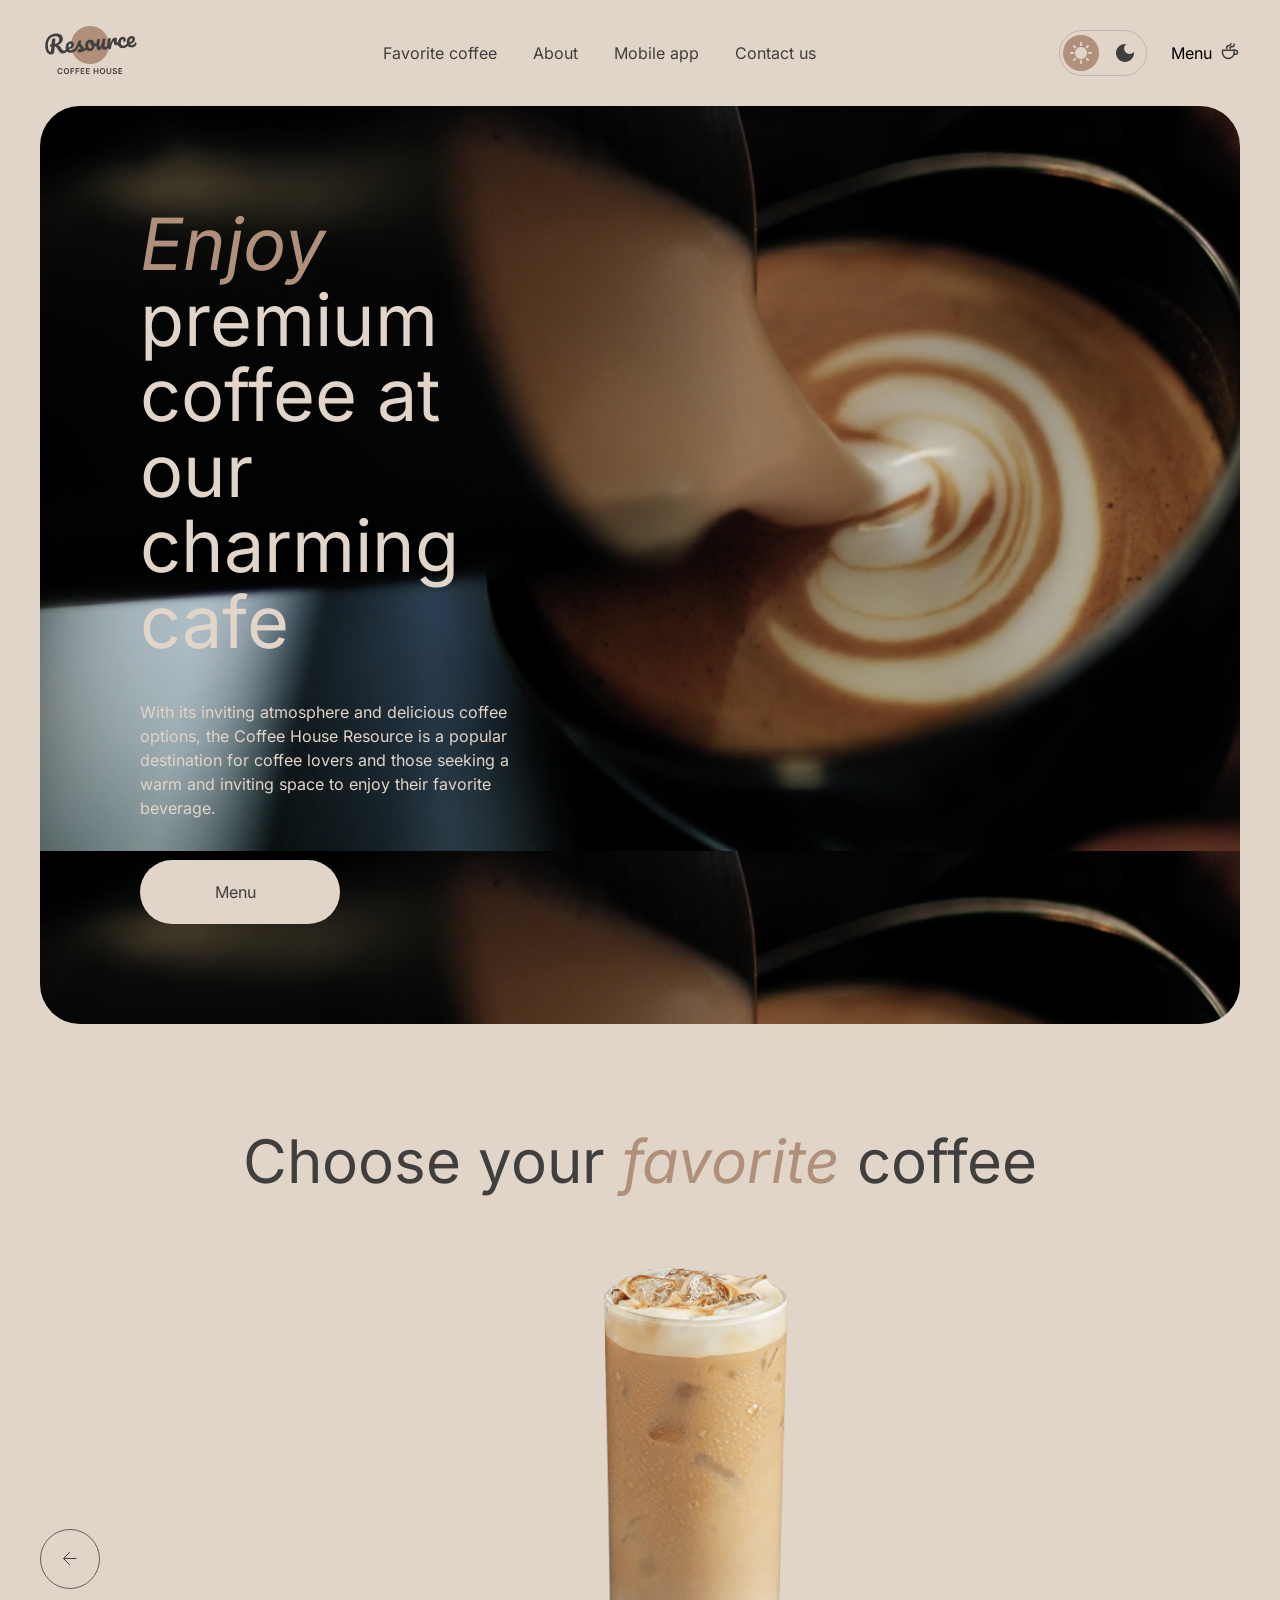
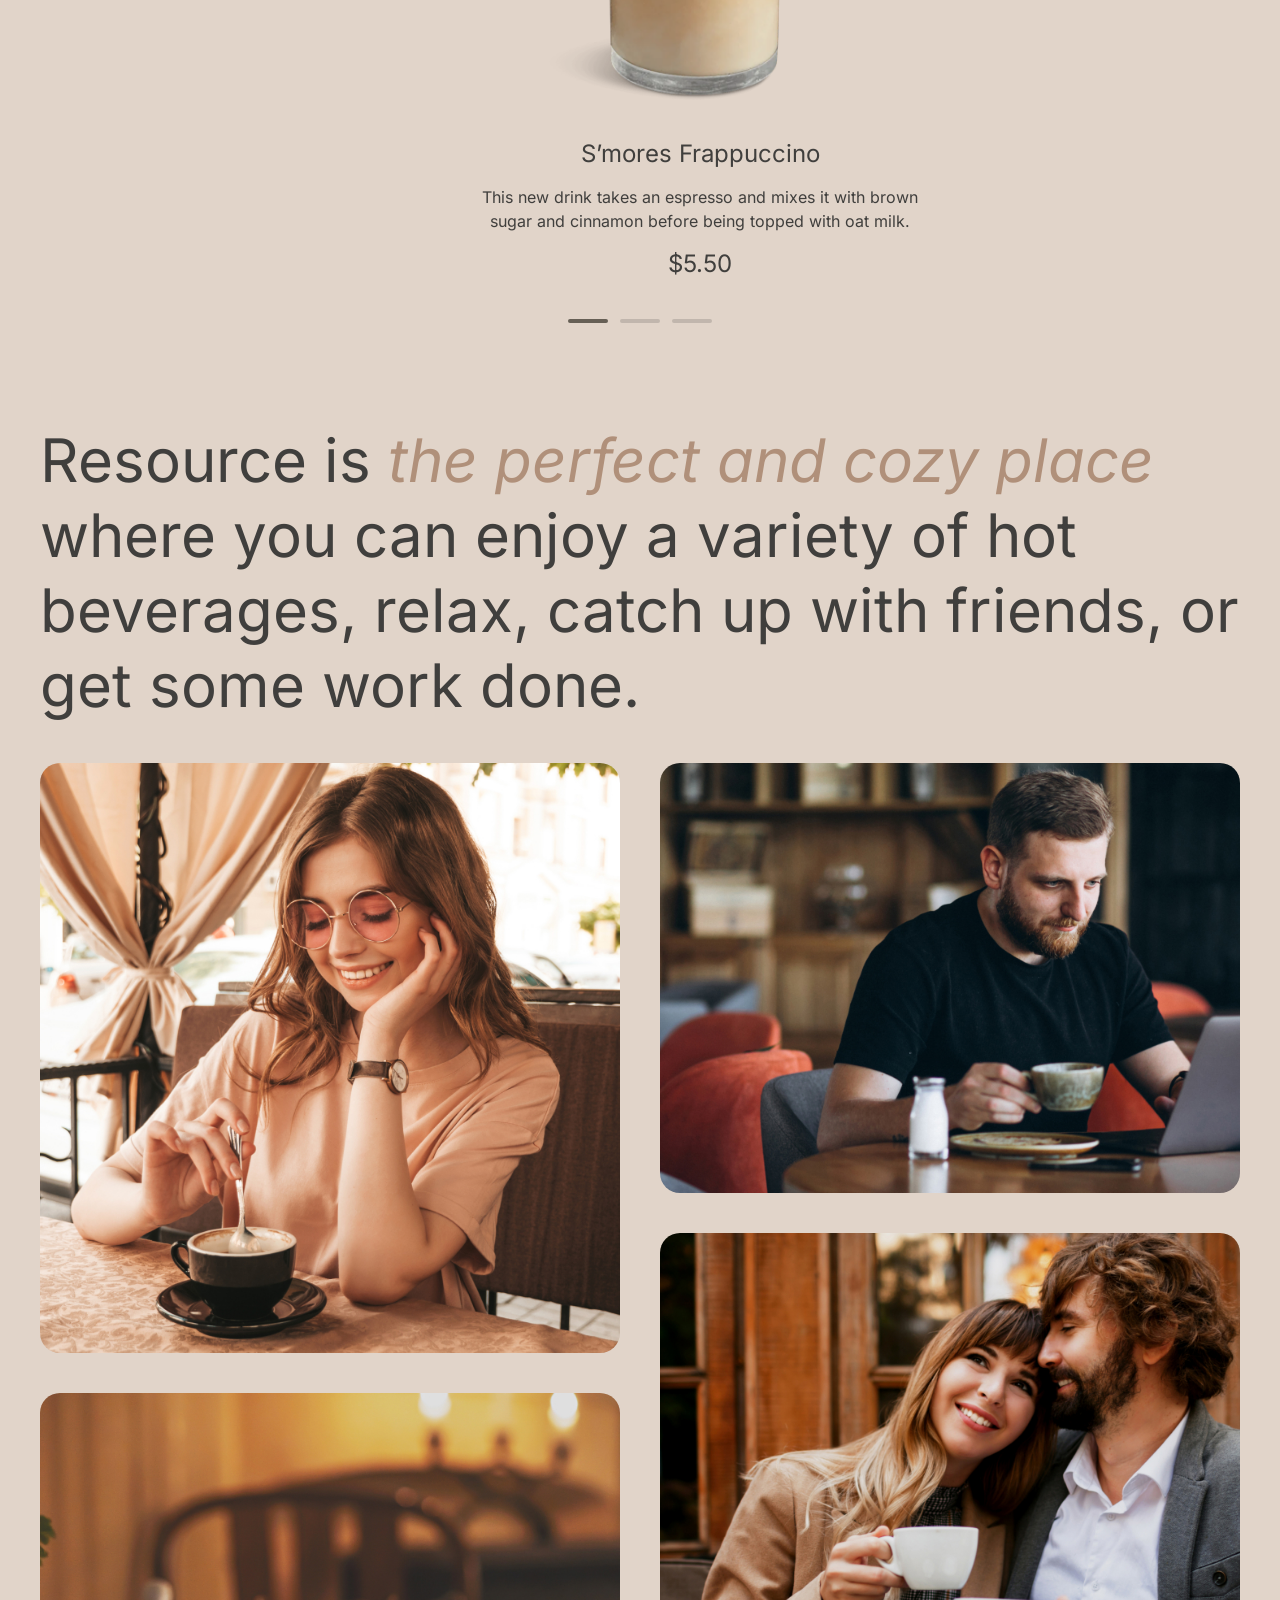
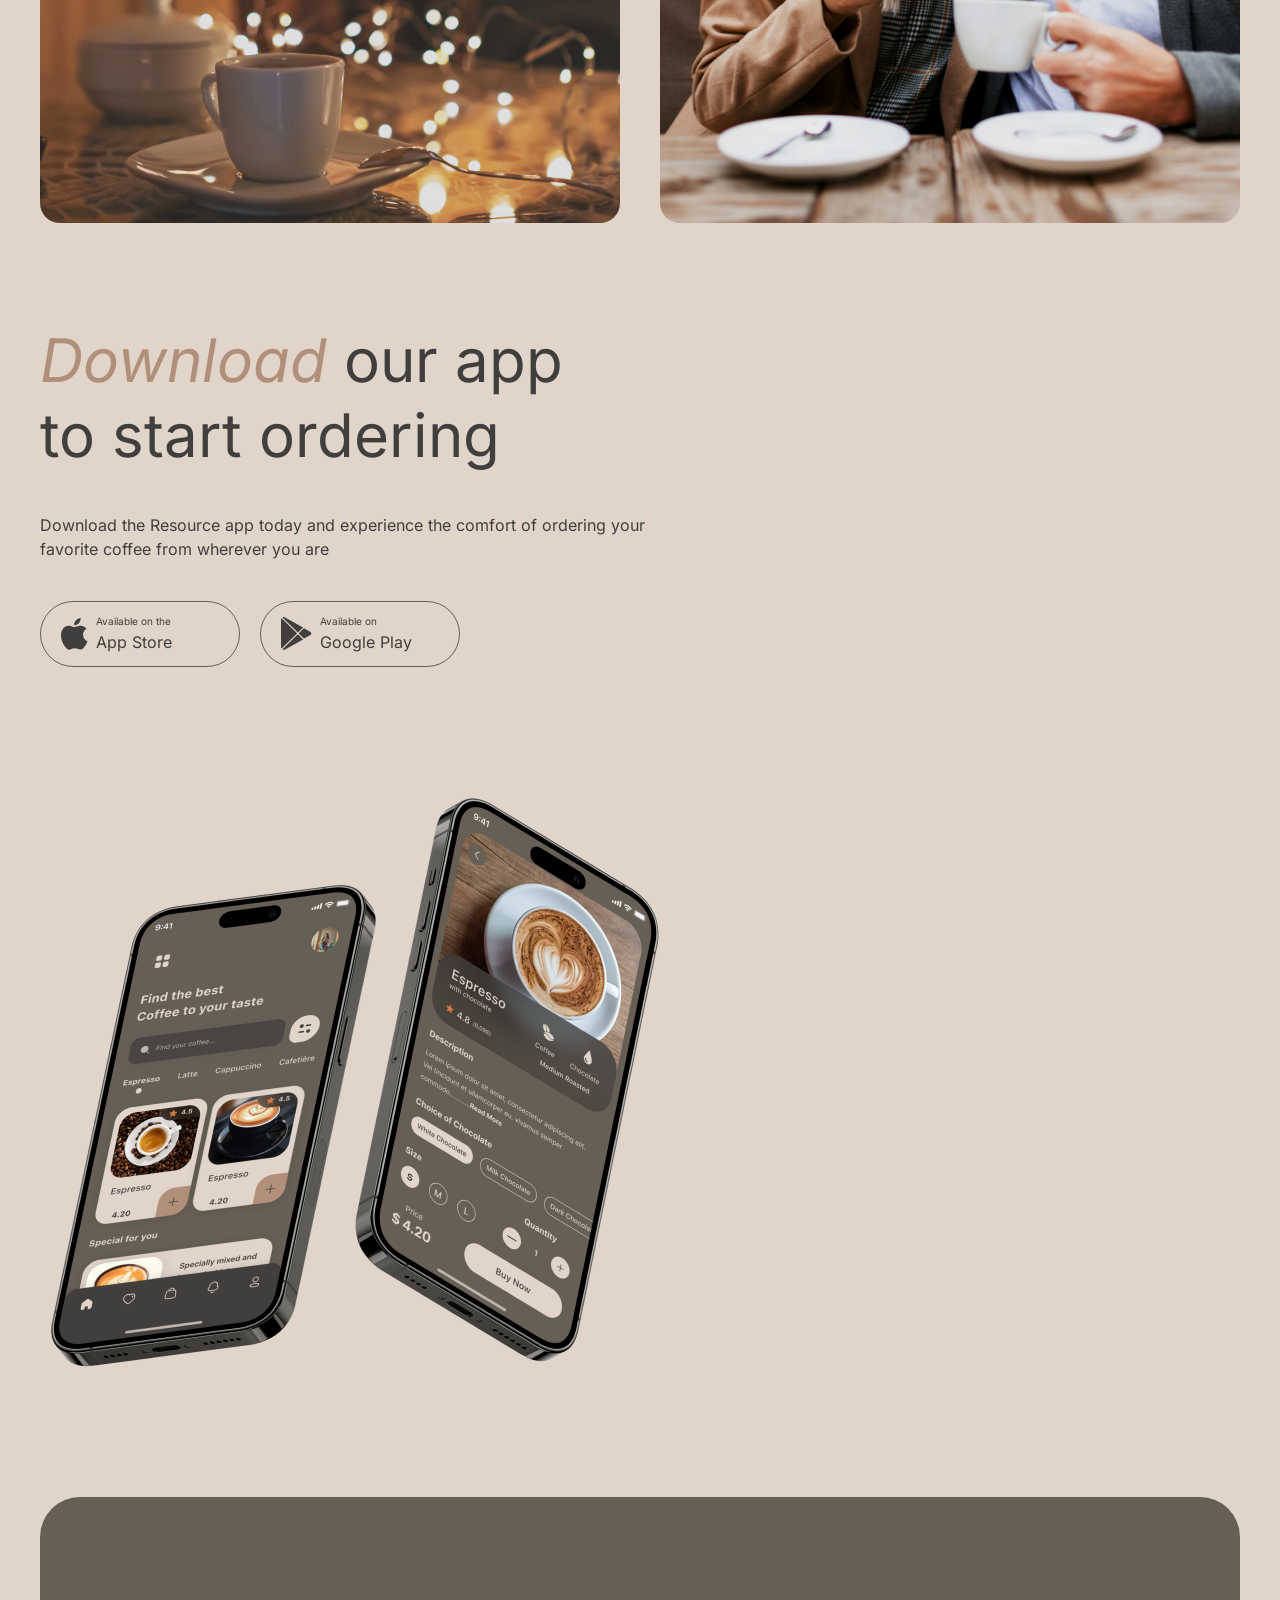
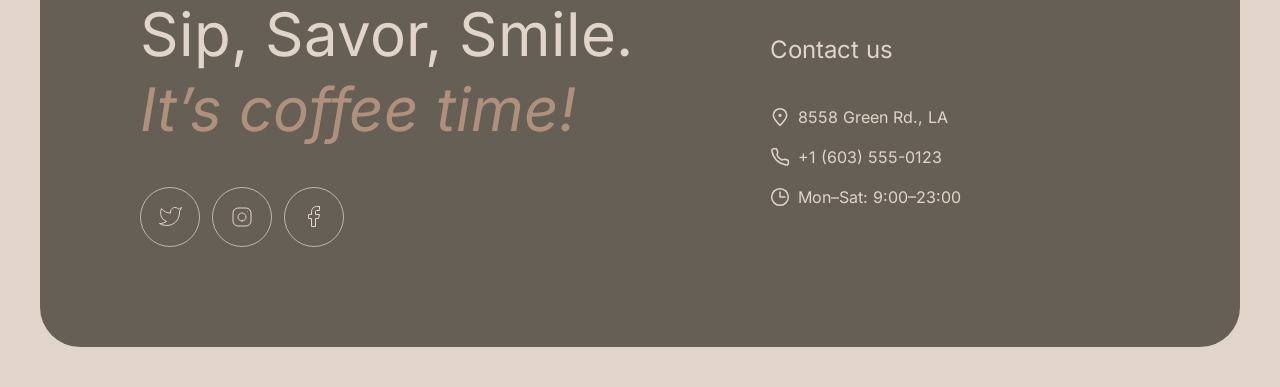
<file: index.html>
<!DOCTYPE html>
<html lang="en">
<head>
  <meta charset="UTF-8">
  <meta name="viewport" content="width=device-width, initial-scale=1.0">
  <title>Coffee House</title>
  <link rel="stylesheet" href="style.css">
</head>
<body>
  <header class="header">
    <div class="header__container container">
      <a href="./index.html" class="header__logo">
        <img src="./images/logo-light.png" 
        alt="Resource Coffee House Logo"
        class="header__logo-image"
        width="100" height="60" loading="lazy">
      </a>
      <nav class="header__menu">
        <ul class="header__menu-list">
          <li class="header__menu-item">
            <a href="#favorite-coffee" class="header__menu-link">Favorite coffee</a>
          </li>
          <li class="header__menu-item">
            <a href="#about" class="header__menu-link">About</a>
          </li>
          <li class="header__menu-item">
            <a href="#mobile-app" class="header__menu-link">Mobile app</a>
          </li>
          <li class="header__menu-item">
            <a href="#contact" class="header__menu-link">Contact us</a>
          </li>
        </ul>
      </nav>
      <div class="header__actions">
          <label class="header__switch">
            <input type="checkbox" id="theme-toggle">
            <div class="switch__slider-round">
              <span class="switch__icon switch__icon-sun">
                <svg width="22" height="22" viewBox="0 0 22 22" fill="none" xmlns="http://www.w3.org/2000/svg">
                  <path d="M10 3V1C10 0.45 10.45 0 11 0C11.55 0 12 0.45 12 1V3C12 3.55 11.55 4 11 4C10.45 4 10 3.55 10 3ZM17.36 6.05L18.77 4.63C19.16 4.24 19.16 3.61 18.77 3.22C18.38 2.83 17.75 2.83 17.36 3.22L15.95 4.64C15.56 5.03 15.56 5.66 15.95 6.05C16.34 6.44 16.97 6.44 17.36 6.05ZM21 10H19C18.45 10 18 10.45 18 11C18 11.55 18.45 12 19 12H21C21.55 12 22 11.55 22 11C22 10.45 21.55 10 21 10ZM11 18C10.45 18 10 18.45 10 19V21C10 21.55 10.45 22 11 22C11.55 22 12 21.55 12 21V19C12 18.45 11.55 18 11 18ZM4.64 6.05L3.22 4.64C2.83 4.25 2.83 3.61 3.22 3.23C3.61 2.85 4.25 2.84 4.63 3.23L6.04 4.64C6.43 5.03 6.43 5.67 6.04 6.05C5.65 6.43 5.02 6.44 4.64 6.05ZM15.95 15.95C15.56 16.34 15.56 16.98 15.95 17.36L17.36 18.77C17.75 19.16 18.39 19.16 18.77 18.77C19.16 18.38 19.16 17.74 18.77 17.36L17.36 15.95C16.98 15.56 16.34 15.56 15.95 15.95ZM1 12H3C3.55 12 4 11.55 4 11C4 10.45 3.55 10 3 10H1C0.45 10 0 10.45 0 11C0 11.55 0.45 12 1 12ZM4.64 18.78L6.05 17.37C6.44 16.98 6.44 16.34 6.05 15.96C5.66 15.58 5.02 15.57 4.64 15.96L3.23 17.37C2.84 17.76 2.84 18.4 3.23 18.78C3.61 19.17 4.25 19.17 4.64 18.78ZM11 5C7.69 5 5 7.69 5 11C5 14.31 7.69 17 11 17C14.31 17 17 14.31 17 11C17 7.69 14.31 5 11 5Z" fill="#E1D4C9"/>
                </svg>
              </span>
              <span class="switch__icon switch__icon-moon">
                <svg width="18" height="18" viewBox="0 0 18 18" fill="none" xmlns="http://www.w3.org/2000/svg">
                  <path d="M9 0C4.03 0 0 4.03 0 9C0 13.97 4.03 18 9 18C13.97 18 18 13.97 18 9C18 8.54 17.96 8.08 17.9 7.64C16.92 9.01 15.32 9.9 13.5 9.9C10.52 9.9 8.1 7.48 8.1 4.5C8.1 2.69 8.99 1.08 10.36 0.0999999C9.92 0.0399999 9.46 0 9 0Z" fill="#403F3D"/>
                </svg>
              </span>
            </div>
          </label>
          <button class="header__button" type="button">
            <p>Menu</p>
            <span>
              <svg width="20" height="20" viewBox="0 0 20 20" fill="none" xmlns="http://www.w3.org/2000/svg">
                <path d="M14.167 9.76667V11.6667C14.167 14.8883 11.5553 17.5 8.33366 17.5C5.112 17.5 2.50033 14.8883 2.50033 11.6667V9.76667C2.50033 9.4353 2.76896 9.16667 3.10033 9.16667H13.567C13.8984 9.16667 14.167 9.4353 14.167 9.76667Z" stroke="#403F3D" stroke-width="1.5" stroke-linecap="round" stroke-linejoin="round"/>
                <path d="M10.0003 7.50008C10.0003 6.66675 10.5956 5.83341 11.786 5.83341C13.101 5.83341 14.167 4.76743 14.167 3.45246V2.91675" stroke="#403F3D" stroke-width="1.5" stroke-linecap="round" stroke-linejoin="round"/>
                <path d="M6.66634 7.5V7.08333C6.66634 5.70262 7.78563 4.58333 9.16634 4.58333C10.0868 4.58333 10.833 3.83714 10.833 2.91667V2.5" stroke="#403F3D" stroke-width="1.5" stroke-linecap="round" stroke-linejoin="round"/>
                <path d="M13.333 9.16675H15.4163C16.5669 9.16675 17.4997 10.0995 17.4997 11.2501C17.4997 12.4007 16.5669 13.3334 15.4163 13.3334H14.1663" stroke="#403F3D" stroke-width="1.5" stroke-linecap="round" stroke-linejoin="round"/>
              </svg>
            </span>
          </button>
        <button class="header__burger" type="button">
          <span class="visually-hidden">Open menu</span>
          <span class="burger__line"></span>
          <span class="burger__line"></span>
        </button>
      </div>
    </div>
  </header>
  <main class="content">
      <section class="hero" id="hero">
          <div class="hero__container container">
            <div class="hero__container-background">
              <div class="hero__offer">
                <h1 class="hero__offer__header"><span class="header__highlight">Enjoy</span> premium<br> coffee at our<br> charming cafe</h1>
                <p class="hero__offer__par">With its inviting atmosphere and delicious coffee options, the Coffee House Resource is a popular destination for coffee lovers and those seeking a warm and inviting space to enjoy their favorite beverage.</p>
              </div>
              <a href="#" class="hero__button">
                <p>Menu</p>
                <span class="hero__button__image">
                  <svg width="20" height="20" viewBox="0 0 20 20" fill="none" xmlns="http://www.w3.org/2000/svg">
                    <path d="M14.167 9.76667V11.6667C14.167 14.8883 11.5553 17.5 8.33366 17.5C5.112 17.5 2.50033 14.8883 2.50033 11.6667V9.76667C2.50033 9.4353 2.76896 9.16667 3.10033 9.16667H13.567C13.8984 9.16667 14.167 9.4353 14.167 9.76667Z" stroke="#403F3D" stroke-width="1.5" stroke-linecap="round" stroke-linejoin="round"/>
                    <path d="M10.0003 7.50008C10.0003 6.66675 10.5956 5.83341 11.786 5.83341C13.101 5.83341 14.167 4.76743 14.167 3.45246V2.91675" stroke="#403F3D" stroke-width="1.5" stroke-linecap="round" stroke-linejoin="round"/>
                    <path d="M6.66634 7.5V7.08333C6.66634 5.70262 7.78563 4.58333 9.16634 4.58333C10.0868 4.58333 10.833 3.83714 10.833 2.91667V2.5" stroke="#403F3D" stroke-width="1.5" stroke-linecap="round" stroke-linejoin="round"/>
                    <path d="M13.333 9.16675H15.4163C16.5669 9.16675 17.4997 10.0995 17.4997 11.2501C17.4997 12.4007 16.5669 13.3334 15.4163 13.3334H14.1663" stroke="#403F3D" stroke-width="1.5" stroke-linecap="round" stroke-linejoin="round"/>
                  </svg>
                </span>
              </a>
            </div>
            </div>
      </section>
      <section class="favorite-coffee" id="favorite-coffee">
        <div class="favorite-coffee__container container">
          <h2 class="favorite-coffee__header">Choose your <span class="header__highlight">favorite</span> coffee</h2>
          <div class="favorite-coffee__slider">
            <button class="slider__arrow" type="button">
              <svg width="14" height="13" viewBox="0 0 14 13" fill="none" xmlns="http://www.w3.org/2000/svg">
                <path class="slider__arrow-left" d="M13 6.5H0.5M6.5 12.5L0.5 6.5L6.5 0.5" stroke="#403F3D" stroke-linecap="round" stroke-linejoin="round"/>
              </svg>
            </button>
            <div class="slider__content">
              <img src="./images/slider/coffee-slider-1.png" alt="Coffee image" class="slider__image">
              <div class="slider__description">
                <h3 class="slider__header">S’mores Frappuccino</h3>
                <p class="slider__par">This new drink takes an espresso and mixes it with brown sugar and cinnamon before being topped with oat milk.</p>
                <p class="slider__price">$5.50</p>
              </div>
            </div>
            <button class="slider__arrow" type="button">
              <svg width="14" height="13" viewBox="0 0 14 13" fill="none" xmlns="http://www.w3.org/2000/svg">
                <path class="slider__arrow-right" d="M0.5 6.5H13M7 12.5L13 6.5L7 0.5" stroke="#403F3D" stroke-linecap="round" stroke-linejoin="round"/>
              </svg>
            </button>
          </div>
          <div class="favorite-coffee__controls">
            <button type="button" class="controls__element controls__element-active"></button>
            <button type="button" class="controls__element"></button>
            <button type="button" class="controls__element"></button>
          </div>
        </div>
      </section>
      <section class="about" id="about">
        <div class="about__container container">
          <h2 class="about__header">Resource is <span class="header__highlight">the perfect and cozy place</span> where you can enjoy a variety of hot beverages, relax, catch up with friends, or get some work done.</h2>
          <div class="about__content">
            <div class="about__column">
              <img class="about__image about__image__high" src="./images/about/about-1.jpg" alt="photo of the coffee shop">
              <img class="about__image about__image__small" src="./images/about/about-2.jpg" alt="photo of the coffee shop">
            </div>
            <div class="about__column">
              <img class="about__image about__image__small" src="./images/about/about-3.jpg" alt="photo of the coffee shop">
              <img class="about__image about__image__high" src="./images/about/about-4.jpg" alt="photo of the coffee shop">
            </div>
          </div>
        </div>
      </section>
      <section class="mobile-app" id="mobile-app">
        <div class="mobile-app__container container">
          <div class="mobile-app__offer">
            <h2 class="mobile-app__header"><span class="header__highlight">Download</span> our app to start ordering</h2>
            <p class="mobile-app__par">Download the Resource app today and experience the comfort of ordering your favorite coffee from wherever you are</p>
            <div class="mobile-app__buttons">
              <a href="#" class="mobile-app__button">
                <svg class="mobile-app__button__image" width="27" height="32" viewBox="0 0 27 32" fill="none" xmlns="http://www.w3.org/2000/svg">
                  <path d="M22.0578 16.8306C22.021 12.8323 25.4156 10.8871 25.5708 10.7966C23.6483 8.06361 20.6684 7.69021 19.6213 7.66043C17.1185 7.40364 14.6909 9.12057 13.4159 9.12057C12.1156 9.12057 10.1523 7.68524 8.03638 7.72742C5.31352 7.76836 2.76624 9.30541 1.36919 11.6922C-1.51399 16.5589 0.636305 23.7107 3.39861 27.6446C4.7804 29.5711 6.39503 31.7223 8.50843 31.6466C10.576 31.5635 11.3483 30.3614 13.8435 30.3614C16.3157 30.3614 17.0409 31.6466 19.1963 31.5982C21.4153 31.5635 22.8124 29.6629 24.1458 27.719C25.7426 25.5108 26.3839 23.3361 26.4093 23.2245C26.3572 23.2071 22.0998 21.6229 22.0578 16.8306Z" fill="#403F3D"/>
                  <path d="M17.9863 5.07263C19.0983 3.71671 19.8592 1.872 19.648 0C18.0384 0.0694711 16.0256 1.08549 14.8664 2.41164C13.8409 3.58025 12.9248 5.49566 13.1615 7.29695C14.9695 7.42845 16.8259 6.40747 17.9863 5.07263Z" fill="#403F3D"/>
                </svg>
                <div class="mobile-app__button__desription">
                  <p class="desription__par">Available on the</p>
                  <p class="desription__par desription__par-increased">App Store</p>
                </div>
              </a>
              <a href="#" class="mobile-app__button">
                <svg class="mobile-app__button__image" width="31" height="33" viewBox="0 0 31 33" fill="none" xmlns="http://www.w3.org/2000/svg">
                  <path d="M0.572202 1.40292C0.209755 1.77285 0 2.34879 0 3.09466V29.6994C0 30.4452 0.209755 31.0212 0.572202 31.3911L0.661658 31.4723L15.9523 16.5699V16.2181L0.661658 1.31571L0.572202 1.40292Z" fill="#403F3D"/>
                  <path d="M22.894 21.5399L17.8027 16.57V16.2181L22.9001 11.2481L23.0143 11.3128L29.0509 14.6617C30.7737 15.6121 30.7737 17.176 29.0509 18.1324L23.0143 21.4753L22.894 21.5399V21.5399Z" fill="#403F3D"/>
                  <path d="M22.0897 22.4007L16.8781 17.3195L1.49805 32.3166C2.07025 32.903 3.00336 32.9737 4.06448 32.3872L22.0897 22.4007" fill="#403F3D"/>
                  <path d="M22.0897 10.3875L4.06448 0.400992C3.00336 -0.179462 2.07025 -0.108787 1.49805 0.477683L16.8781 15.4688L22.0897 10.3875Z" fill="#403F3D"/>
                </svg>
                <div class="mobile-app__button__desription">
                  <p class="desription__par">Available on</p>
                  <p class="desription__par desription__par-increased">Google Play</p>
                </div>
              </a>
            </div>
          </div>
          <img src="./images/mobile-screens.png" alt="mobile screen" class="mobile-app__screens">
        </div>
      </section>
  </main>
  <footer class="footer" id="contact">
    <div class="footer__container container">
      <div class="footer__content">
        <div class="footer__offer">
          <h2 class="footer__header">Sip, Savor, Smile. <span class="header__highlight">It’s coffee time!</span></h2>
          <div class="footer_socials">
            <a href="#" class="socials__button">
              <svg width="23" height="19" viewBox="0 0 23 19" fill="none" xmlns="http://www.w3.org/2000/svg">
                <path d="M22.5 0.510056C22.5 0.510056 20.4821 1.70217 19.36 2.04006C18.7577 1.34757 17.9573 0.856748 17.067 0.633982C16.1767 0.411216 15.2395 0.467251 14.3821 0.794509C13.5247 1.12177 12.7884 1.70446 12.273 2.46377C11.7575 3.22309 11.4877 4.12239 11.5 5.04006V6.04006C9.74263 6.08562 8.00127 5.69587 6.43101 4.9055C4.86074 4.11513 3.51032 2.94869 2.5 1.51006C2.5 1.51006 -1.5 10.5101 7.5 14.5101C5.44053 15.908 2.98716 16.609 0.5 16.5101C9.5 21.5101 20.5 16.5101 20.5 5.01006C20.4991 4.73151 20.4723 4.45365 20.42 4.18006C21.4406 3.17355 22.5 0.510056 22.5 0.510056Z" stroke="#E1D4C9" stroke-linecap="round" stroke-linejoin="round"/>
              </svg>
            </a>
            <a href="#" class="socials__button">
              <svg width="24" height="24" viewBox="0 0 24 24" fill="none" xmlns="http://www.w3.org/2000/svg">
                <path d="M12 16C14.2091 16 16 14.2091 16 12C16 9.79086 14.2091 8 12 8C9.79086 8 8 9.79086 8 12C8 14.2091 9.79086 16 12 16Z" stroke="#E1D4C9" stroke-linecap="round" stroke-linejoin="round"/>
                <path d="M3 16V8C3 5.23858 5.23858 3 8 3H16C18.7614 3 21 5.23858 21 8V16C21 18.7614 18.7614 21 16 21H8C5.23858 21 3 18.7614 3 16Z" stroke="#E1D4C9"/>
                <path d="M17.5 6.51L17.51 6.49889" stroke="#E1D4C9" stroke-linecap="round" stroke-linejoin="round"/>
              </svg>
            </a>
            <a href="#" class="socials__button">
              <svg width="12" height="21" viewBox="0 0 12 21" fill="none" xmlns="http://www.w3.org/2000/svg">
                <path d="M11.5 0.5H8.5C7.17392 0.5 5.90215 1.02678 4.96447 1.96447C4.02678 2.90215 3.5 4.17392 3.5 5.5V8.5H0.5V12.5H3.5V20.5H7.5V12.5H10.5L11.5 8.5H7.5V5.5C7.5 5.23478 7.60536 4.98043 7.79289 4.79289C7.98043 4.60536 8.23478 4.5 8.5 4.5H11.5V0.5Z" stroke="#E1D4C9" stroke-linecap="round" stroke-linejoin="round"/>
              </svg>
            </a>
          </div>
        </div>
        <div class="footer__contacts">
          <h3 class="contacts__header">Contact us</h3>
          <ul class="contacts__items">
            <li class="contacts__link">
              <a href="https://www.google.com/maps/search/8558+Green+Rd.,++LA/@30.9152212,-94.0434651,7z/data=!3m1!4b1?entry=ttu&g_ep=EgoyMDI2MDkxNi4wIKXMDSoASAFQAw%3D%3D" class="contacts__link-style" target="_blank" rel="noopener noreferrer">
                <svg width="20" height="20" viewBox="0 0 20 20" fill="none" xmlns="http://www.w3.org/2000/svg">
                  <path d="M16.6663 8.33329C16.6663 12.0152 9.99967 18.3333 9.99967 18.3333C9.99967 18.3333 3.33301 12.0152 3.33301 8.33329C3.33301 4.65139 6.31778 1.66663 9.99967 1.66663C13.6816 1.66663 16.6663 4.65139 16.6663 8.33329Z" stroke="#E1D4C9" stroke-width="1.5"/>
                  <path d="M10.0003 9.16667C10.4606 9.16667 10.8337 8.79357 10.8337 8.33333C10.8337 7.8731 10.4606 7.5 10.0003 7.5C9.54009 7.5 9.16699 7.8731 9.16699 8.33333C9.16699 8.79357 9.54009 9.16667 10.0003 9.16667Z" fill="#E1D4C9" stroke="#E1D4C9" stroke-width="1.5" stroke-linecap="round" stroke-linejoin="round"/>
                </svg>
                <address class="contacts__link-par">8558 Green Rd., LA</address>
              </a>
            </li>
            <li class="contacts__link">
              <a href="tel:+16035550123" class="contacts__link-style">
                <svg width="20" height="20" viewBox="0 0 20 20" fill="none" xmlns="http://www.w3.org/2000/svg">
                  <path d="M15.0984 12.2516L11.6665 12.9166C9.34845 11.7531 7.91654 10.4166 7.08321 8.33329L7.72483 4.89154L6.51197 1.66663L3.72946 1.66663C2.60191 1.66663 1.71466 2.59958 1.90108 3.71161C2.29888 6.08454 3.37231 10.0391 6.24987 12.9166C9.27338 15.9401 13.5661 17.3318 16.1378 17.9288C17.299 18.1983 18.3332 17.2908 18.3332 16.0988L18.3332 13.4843L15.0984 12.2516Z" stroke="#E1D4C9" stroke-width="1.5" stroke-linecap="round" stroke-linejoin="round"/>
                </svg>
                <p class="contacts__link-par">+1 (603) 555-0123</p>
              </a>
            </li>
            <li class="contacts__link">
              <a href="#mobile-app" class="contacts__link-style">
                <svg width="20" height="20" viewBox="0 0 20 20" fill="none" xmlns="http://www.w3.org/2000/svg">
                  <g clip-path="url(#clip0_217_1736)">
                    <path d="M10 5L10 10L15 10" stroke="#E1D4C9" stroke-width="1.5" stroke-linecap="round" stroke-linejoin="round"/>
                    <path d="M10.0003 18.3333C14.6027 18.3333 18.3337 14.6023 18.3337 9.99996C18.3337 5.39759 14.6027 1.66663 10.0003 1.66663C5.39795 1.66663 1.66699 5.39759 1.66699 9.99996C1.66699 14.6023 5.39795 18.3333 10.0003 18.3333Z" stroke="#E1D4C9" stroke-width="1.5" stroke-linecap="round" stroke-linejoin="round"/>
                  </g>
                  <defs>
                    <clipPath id="clip0_217_1736">
                      <rect width="20" height="20" fill="white"/>
                    </clipPath>
                  </defs>
                </svg>
                <p class="contacts__link-par">Mon–Sat: <span style="white-space: nowrap;"><time datetime="09:00">9:00</time>–<time datetime="23:00">23:00</time></span></p>
              </a>
            </li>
          </ul>
        </div>
      </div>
    </div>
  </footer>
</body>
</html>
</file>
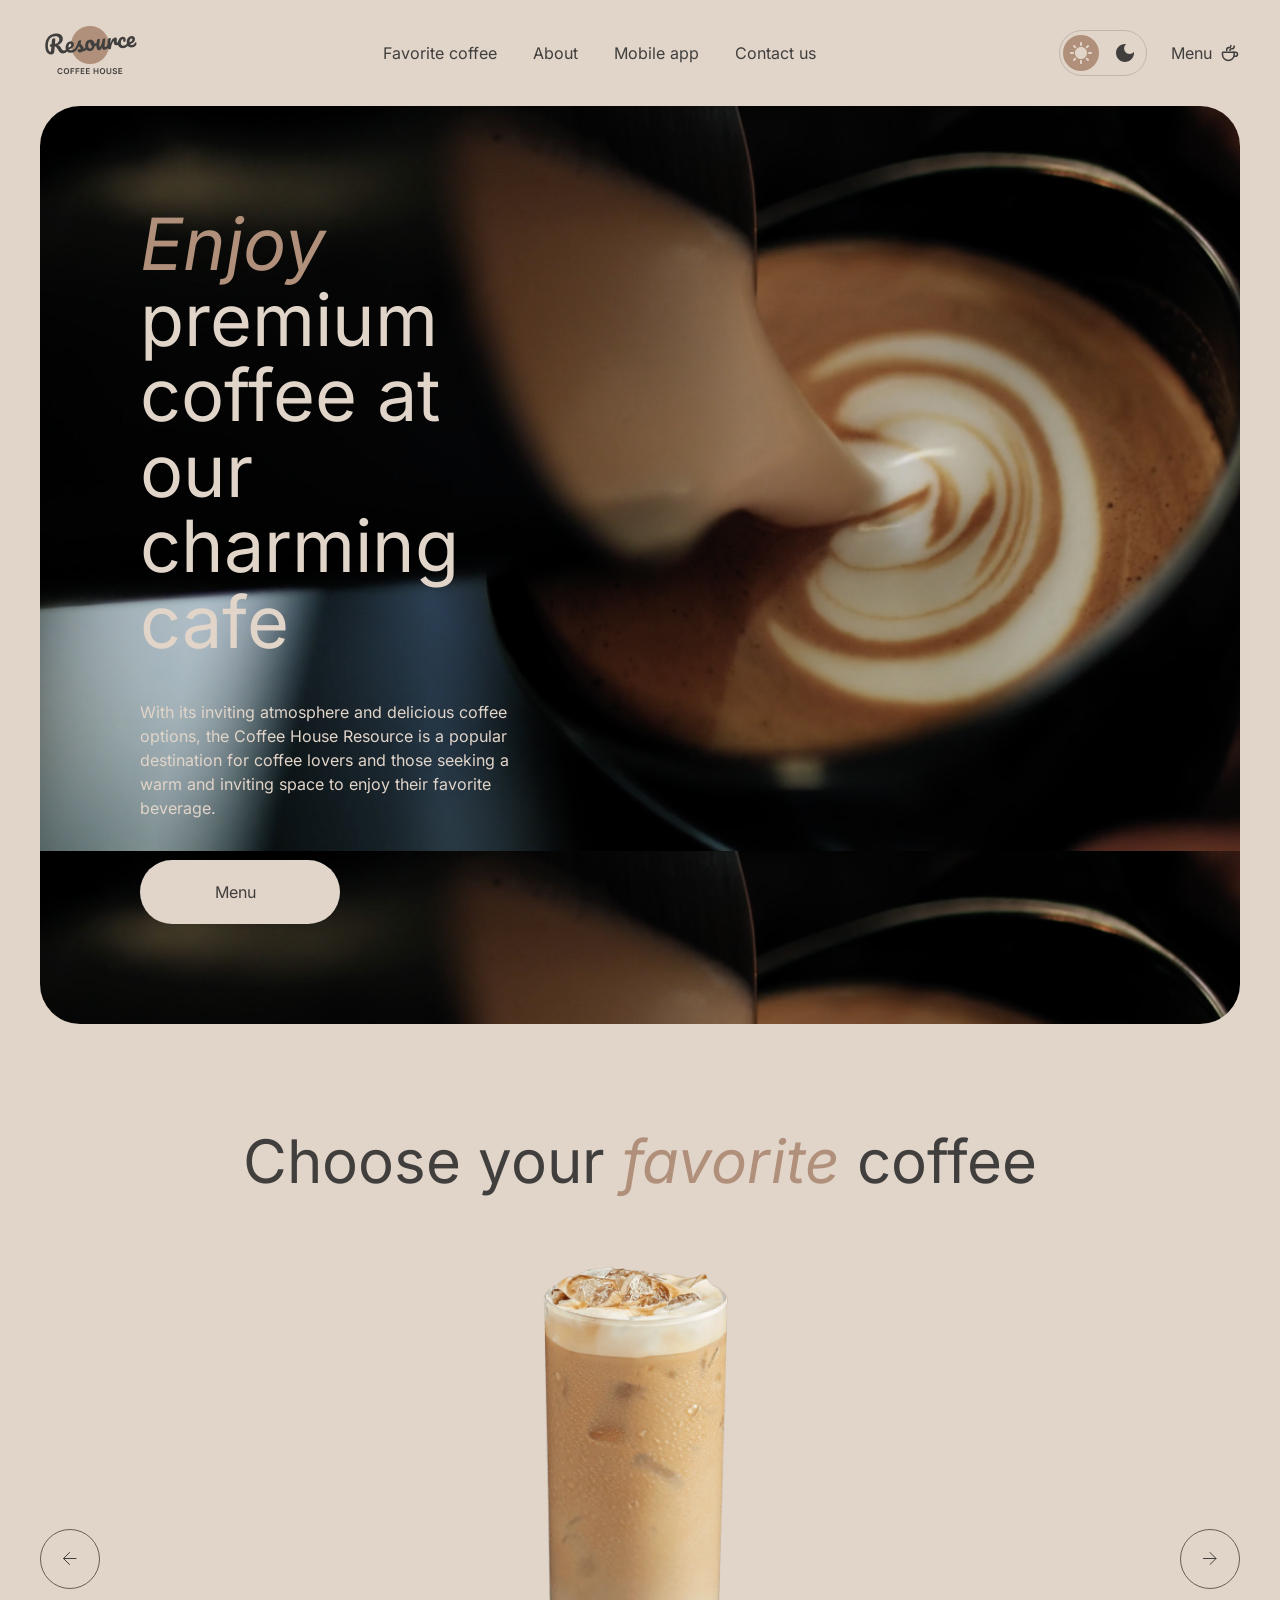
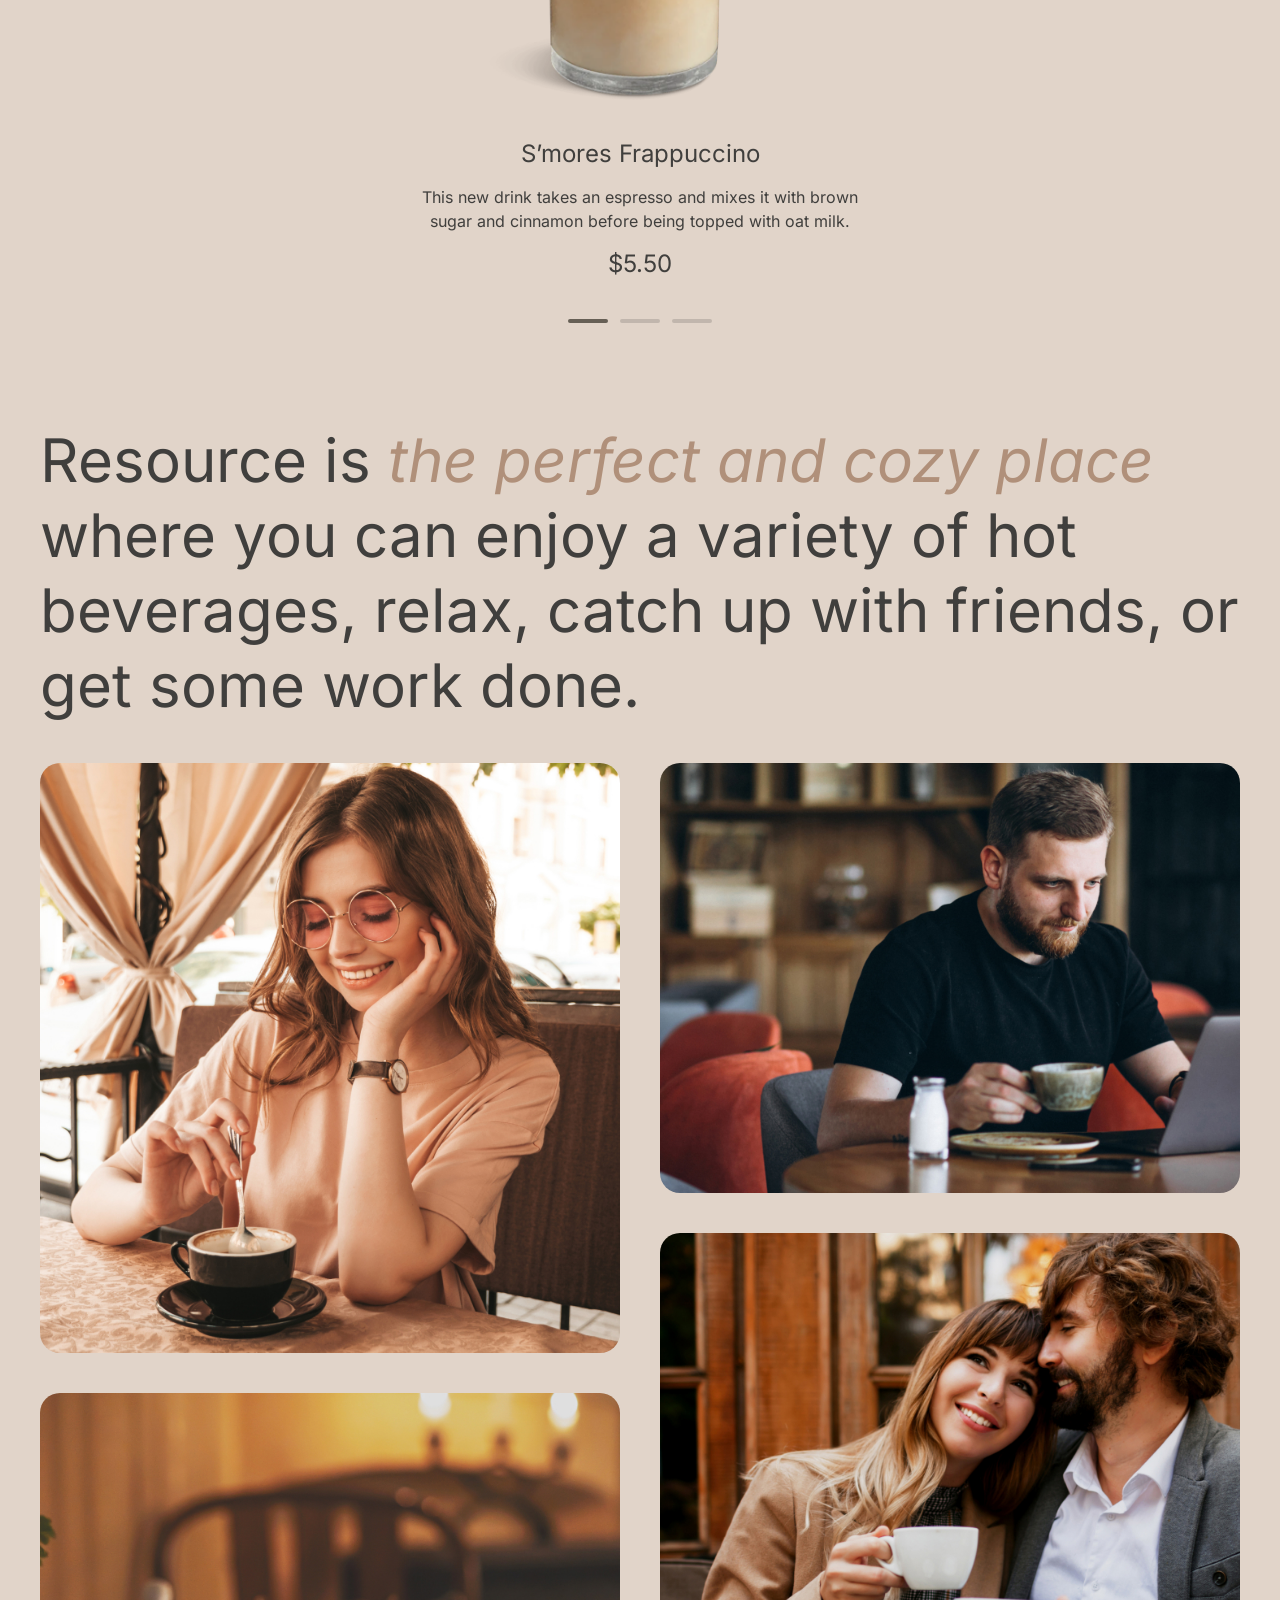
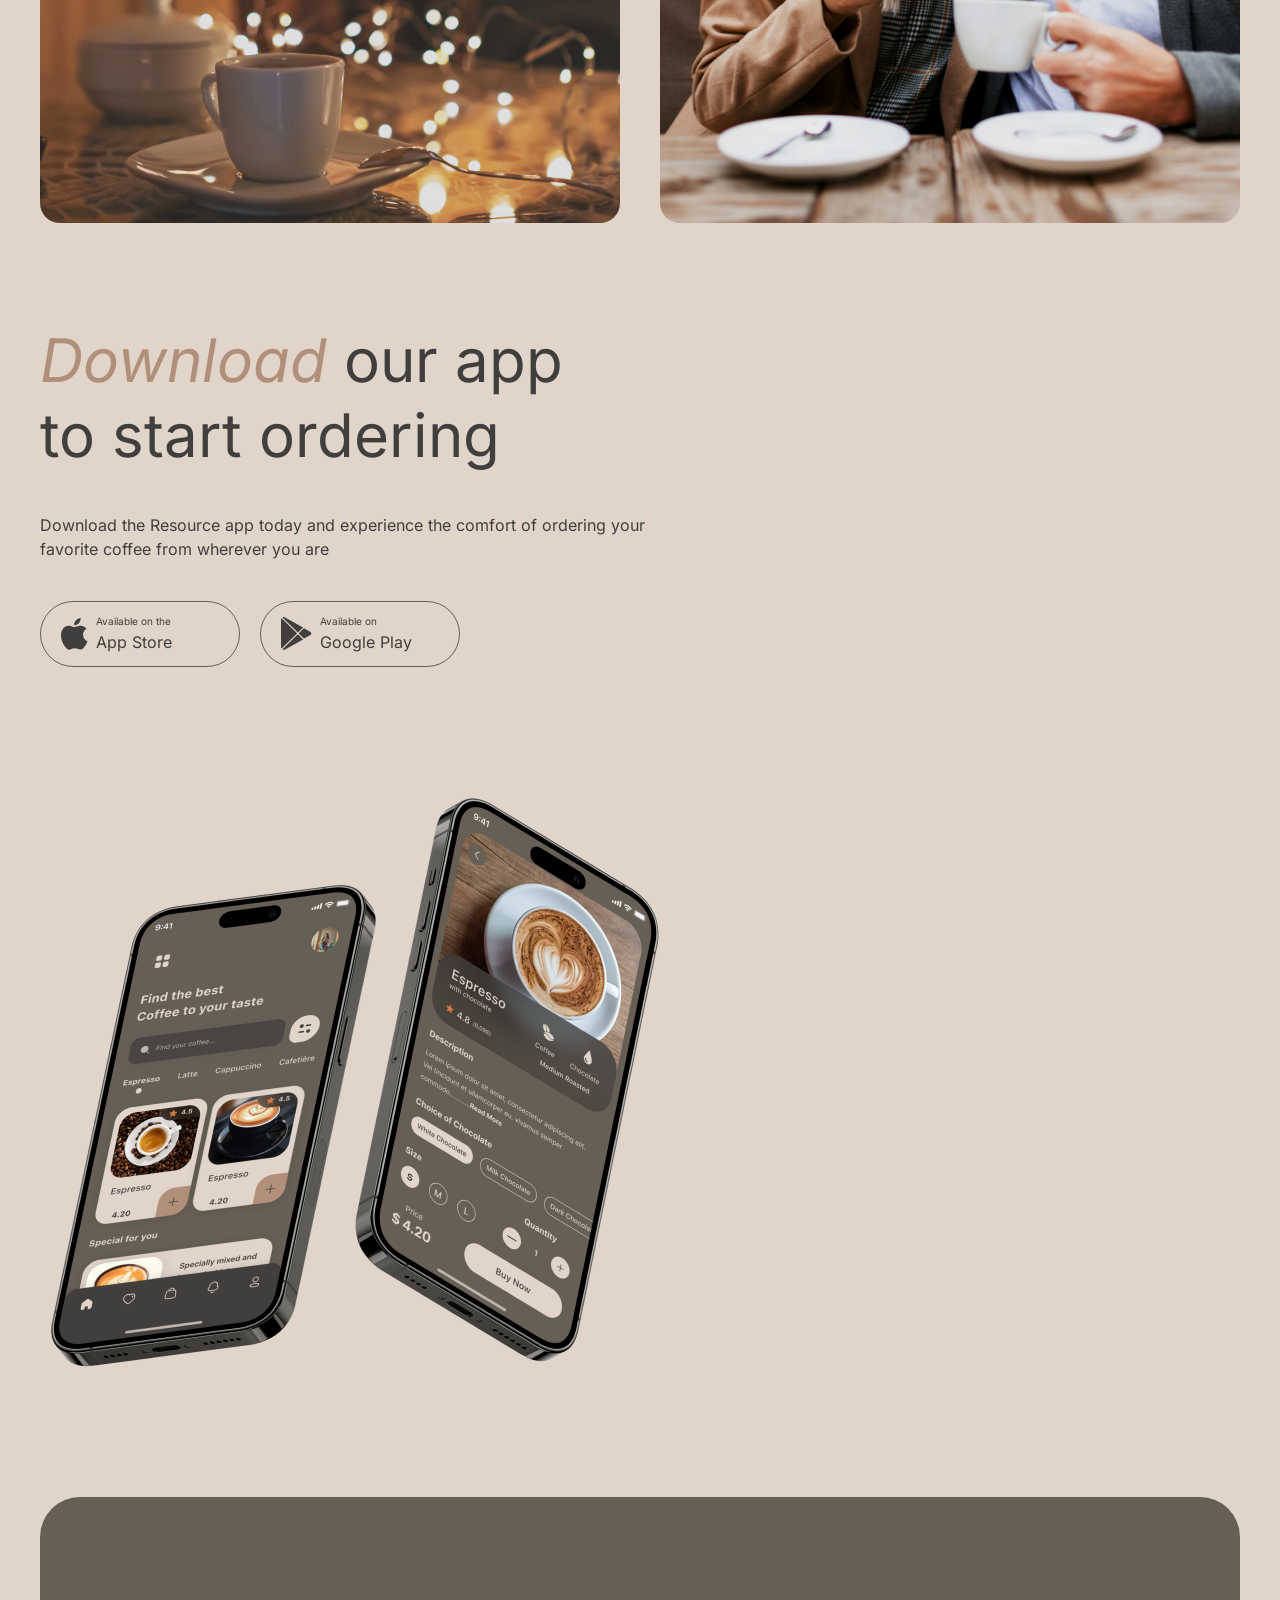
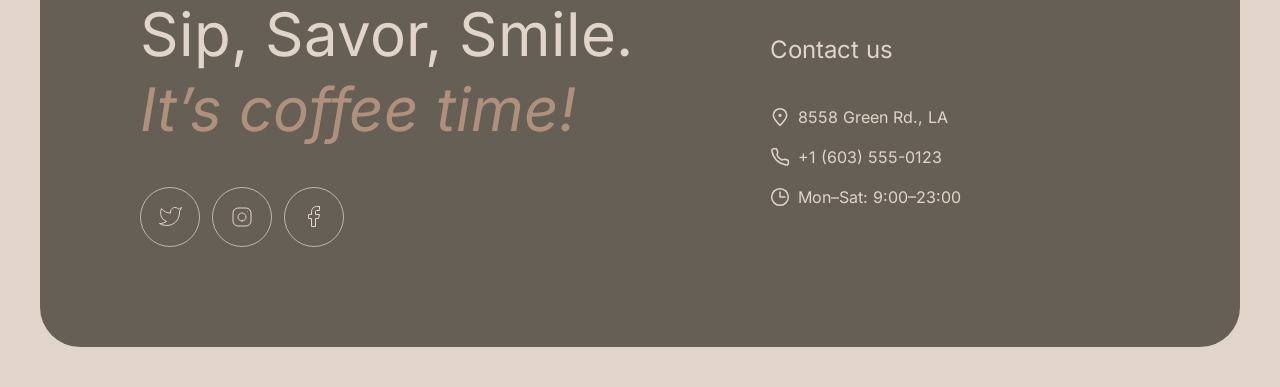
<file: pages/index.html>
<!DOCTYPE html>
<html lang="en">
<head>
  <meta charset="UTF-8">
  <meta name="viewport" content="width=device-width, initial-scale=1.0">
  <title>Coffee House</title>
  <link rel="stylesheet" href="../style.css">
  <link rel="shortcut icon" href="../images/favicon.ico" type="image/x-icon">
  <script>
    if (localStorage.getItem('theme') === 'dark') {
      document.documentElement.classList.add('dark-theme');
    }
  </script>
</head>
<body>
  <header class="header">
    <div class="header__container container">
      <a href="./index.html" class="header__logo">
        <img src="../images/logo-light.png" alt="Resource Coffee House Logo" class="header__logo-image logo-light" width="100" height="60" loading="lazy">
        <img src="../images/logo-dark.png" alt="Resource Coffee House Logo" class="header__logo-image logo-dark" width="100" height="60" loading="lazy">
      </a>
      <nav class="header__menu">
        <ul class="header__menu-list">
          <li class="header__menu-item">
            <a href="#favorite-coffee" class="header__menu-link">Favorite coffee</a>
          </li>
          <li class="header__menu-item">
            <a href="#about" class="header__menu-link">About</a>
          </li>
          <li class="header__menu-item">
            <a href="#mobile-app" class="header__menu-link">Mobile app</a>
          </li>
          <li class="header__menu-item">
            <a href="#contact" class="header__menu-link">Contact us</a>
          </li>
        </ul>
      </nav>
      <div class="header__actions">
          <label class="header__switch">
            <input type="checkbox" id="theme-toggle">
            <span class="switch__slider-round">
              <span class="switch__icon switch__icon-sun">
                <svg width="22" height="22" viewBox="0 0 22 22" fill="none" xmlns="http://www.w3.org/2000/svg">
                  <path d="M10 3V1C10 0.45 10.45 0 11 0C11.55 0 12 0.45 12 1V3C12 3.55 11.55 4 11 4C10.45 4 10 3.55 10 3ZM17.36 6.05L18.77 4.63C19.16 4.24 19.16 3.61 18.77 3.22C18.38 2.83 17.75 2.83 17.36 3.22L15.95 4.64C15.56 5.03 15.56 5.66 15.95 6.05C16.34 6.44 16.97 6.44 17.36 6.05ZM21 10H19C18.45 10 18 10.45 18 11C18 11.55 18.45 12 19 12H21C21.55 12 22 11.55 22 11C22 10.45 21.55 10 21 10ZM11 18C10.45 18 10 18.45 10 19V21C10 21.55 10.45 22 11 22C11.55 22 12 21.55 12 21V19C12 18.45 11.55 18 11 18ZM4.64 6.05L3.22 4.64C2.83 4.25 2.83 3.61 3.22 3.23C3.61 2.85 4.25 2.84 4.63 3.23L6.04 4.64C6.43 5.03 6.43 5.67 6.04 6.05C5.65 6.43 5.02 6.44 4.64 6.05ZM15.95 15.95C15.56 16.34 15.56 16.98 15.95 17.36L17.36 18.77C17.75 19.16 18.39 19.16 18.77 18.77C19.16 18.38 19.16 17.74 18.77 17.36L17.36 15.95C16.98 15.56 16.34 15.56 15.95 15.95ZM1 12H3C3.55 12 4 11.55 4 11C4 10.45 3.55 10 3 10H1C0.45 10 0 10.45 0 11C0 11.55 0.45 12 1 12ZM4.64 18.78L6.05 17.37C6.44 16.98 6.44 16.34 6.05 15.96C5.66 15.58 5.02 15.57 4.64 15.96L3.23 17.37C2.84 17.76 2.84 18.4 3.23 18.78C3.61 19.17 4.25 19.17 4.64 18.78ZM11 5C7.69 5 5 7.69 5 11C5 14.31 7.69 17 11 17C14.31 17 17 14.31 17 11C17 7.69 14.31 5 11 5Z" fill="#E1D4C9"/>
                </svg>
              </span>
              <span class="switch__icon switch__icon-moon">
                <svg width="18" height="18" viewBox="0 0 18 18" fill="none" xmlns="http://www.w3.org/2000/svg">
                  <path d="M9 0C4.03 0 0 4.03 0 9C0 13.97 4.03 18 9 18C13.97 18 18 13.97 18 9C18 8.54 17.96 8.08 17.9 7.64C16.92 9.01 15.32 9.9 13.5 9.9C10.52 9.9 8.1 7.48 8.1 4.5C8.1 2.69 8.99 1.08 10.36 0.0999999C9.92 0.0399999 9.46 0 9 0Z" fill="#403F3D"/>
                </svg>
              </span>
            </span>
          </label>
          <a class="header__button" href="./menu.html">
            <p>Menu</p>
            <svg class="header__button-svg" width="20" height="20" viewBox="0 0 20 20" fill="none" xmlns="http://www.w3.org/2000/svg">
              <path d="M14.167 9.76667V11.6667C14.167 14.8883 11.5553 17.5 8.33366 17.5C5.112 17.5 2.50033 14.8883 2.50033 11.6667V9.76667C2.50033 9.4353 2.76896 9.16667 3.10033 9.16667H13.567C13.8984 9.16667 14.167 9.4353 14.167 9.76667Z" stroke="#403F3D" stroke-width="1.5" stroke-linecap="round" stroke-linejoin="round"/>
              <path d="M10.0003 7.50008C10.0003 6.66675 10.5956 5.83341 11.786 5.83341C13.101 5.83341 14.167 4.76743 14.167 3.45246V2.91675" stroke="#403F3D" stroke-width="1.5" stroke-linecap="round" stroke-linejoin="round"/>
              <path d="M6.66634 7.5V7.08333C6.66634 5.70262 7.78563 4.58333 9.16634 4.58333C10.0868 4.58333 10.833 3.83714 10.833 2.91667V2.5" stroke="#403F3D" stroke-width="1.5" stroke-linecap="round" stroke-linejoin="round"/>
              <path d="M13.333 9.16675H15.4163C16.5669 9.16675 17.4997 10.0995 17.4997 11.2501C17.4997 12.4007 16.5669 13.3334 15.4163 13.3334H14.1663" stroke="#403F3D" stroke-width="1.5" stroke-linecap="round" stroke-linejoin="round"/>
            </svg>
          </a>
        <button class="header__burger" type="button" aria-expanded="false" aria-label="Open navigation menu">
          <span class="visually-hidden">Open menu</span>
        </button>
      </div>
    </div>
    <div class="mobile-navigation" id="mobile-navigation">
      <nav class="mobile-navigation__menu">
      </nav>
      <div class="mobile-navigation__button" href="./menu.html">
      </div>
    </div>
  </header>
  <main class="content">
      <section class="hero" id="hero">
          <div class="hero__container container">
            <div class="hero__container-background">
              <div class="hero__offer">
                <h1 class="hero__offer__header"><span class="header__highlight">Enjoy</span> premium<br> coffee at our<br> charming cafe</h1>
                <p class="hero__offer__par">With its inviting atmosphere and delicious coffee options, the Coffee House Resource is a popular destination for coffee lovers and those seeking a warm and inviting space to enjoy their favorite beverage.</p>
              </div>
              <a href="./menu.html" class="hero__button">
                <p>Menu</p>
                <span class="hero__button__image">
                  <svg class="hero__button__svg" width="20" height="20" viewBox="0 0 20 20" fill="none" xmlns="http://www.w3.org/2000/svg">
                    <path d="M14.167 9.76667V11.6667C14.167 14.8883 11.5553 17.5 8.33366 17.5C5.112 17.5 2.50033 14.8883 2.50033 11.6667V9.76667C2.50033 9.4353 2.76896 9.16667 3.10033 9.16667H13.567C13.8984 9.16667 14.167 9.4353 14.167 9.76667Z" stroke="#403F3D" stroke-width="1.5" stroke-linecap="round" stroke-linejoin="round"/>
                    <path d="M10.0003 7.50008C10.0003 6.66675 10.5956 5.83341 11.786 5.83341C13.101 5.83341 14.167 4.76743 14.167 3.45246V2.91675" stroke="#403F3D" stroke-width="1.5" stroke-linecap="round" stroke-linejoin="round"/>
                    <path d="M6.66634 7.5V7.08333C6.66634 5.70262 7.78563 4.58333 9.16634 4.58333C10.0868 4.58333 10.833 3.83714 10.833 2.91667V2.5" stroke="#403F3D" stroke-width="1.5" stroke-linecap="round" stroke-linejoin="round"/>
                    <path d="M13.333 9.16675H15.4163C16.5669 9.16675 17.4997 10.0995 17.4997 11.2501C17.4997 12.4007 16.5669 13.3334 15.4163 13.3334H14.1663" stroke="#403F3D" stroke-width="1.5" stroke-linecap="round" stroke-linejoin="round"/>
                  </svg>
                </span>
              </a>
            </div>
            </div>
      </section>
      <section class="favorite-coffee" id="favorite-coffee">
        <div class="favorite-coffee__container container">
          <h2 class="favorite-coffee__header">Choose your <span class="header__highlight">favorite</span> coffee</h2>
          <div class="favorite-coffee__slider">
            <button class="slider__arrow slider__arrow-left" type="button">
              <svg width="14" height="13" viewBox="0 0 14 13" fill="none" xmlns="http://www.w3.org/2000/svg">
                <path class="slider__arrow-path" d="M13 6.5H0.5M6.5 12.5L0.5 6.5L6.5 0.5" stroke="#403F3D" stroke-linecap="round" stroke-linejoin="round"/>
              </svg>
            </button>
            <div class="slider__viewport">
              <div class="slider__slides"></div>
            </div>
            <button class="slider__arrow slider__arrow-right" type="button">
              <svg width="14" height="13" viewBox="0 0 14 13" fill="none" xmlns="http://www.w3.org/2000/svg">
                <path class="slider__arrow-path" d="M0.5 6.5H13M7 12.5L13 6.5L7 0.5" stroke="#403F3D" stroke-linecap="round" stroke-linejoin="round"/>
              </svg>
            </button>
          </div>
          <div class="favorite-coffee__controls">
            <button type="button" class="controls__element controls__element-active"></button>
            <button type="button" class="controls__element"></button>
            <button type="button" class="controls__element"></button>
          </div>
        </div>
      </section>
      <section class="about" id="about">
        <div class="about__container container">
          <h2 class="about__header">Resource is <span class="header__highlight">the perfect and cozy place</span> where you can enjoy a variety of hot beverages, relax, catch up with friends, or get some work done.</h2>
          <div class="about__content">
            <div class="about__column">
              <img class="about__image about__image__high" src="../images/about/about-1.jpg" alt="photo of the coffee shop">
              <img class="about__image about__image__small" src="../images/about/about-2.jpg" alt="photo of the coffee shop">
            </div>
            <div class="about__column">
              <img class="about__image about__image__small" src="../images/about/about-3.jpg" alt="photo of the coffee shop">
              <img class="about__image about__image__high" src="../images/about/about-4.jpg" alt="photo of the coffee shop">
            </div>
          </div>
        </div>
      </section>
      <section class="mobile-app" id="mobile-app">
        <div class="mobile-app__container container">
          <div class="mobile-app__offer">
            <h2 class="mobile-app__header"><span class="header__highlight">Download</span> our app to start ordering</h2>
            <p class="mobile-app__par">Download the Resource app today and experience the comfort of ordering your favorite coffee from wherever you are</p>
            <div class="mobile-app__buttons">
              <a href="#" class="mobile-app__button">
                <svg class="mobile-app__button__image" width="27" height="32" viewBox="0 0 27 32" fill="none" xmlns="http://www.w3.org/2000/svg">
                  <path d="M22.0578 16.8306C22.021 12.8323 25.4156 10.8871 25.5708 10.7966C23.6483 8.06361 20.6684 7.69021 19.6213 7.66043C17.1185 7.40364 14.6909 9.12057 13.4159 9.12057C12.1156 9.12057 10.1523 7.68524 8.03638 7.72742C5.31352 7.76836 2.76624 9.30541 1.36919 11.6922C-1.51399 16.5589 0.636305 23.7107 3.39861 27.6446C4.7804 29.5711 6.39503 31.7223 8.50843 31.6466C10.576 31.5635 11.3483 30.3614 13.8435 30.3614C16.3157 30.3614 17.0409 31.6466 19.1963 31.5982C21.4153 31.5635 22.8124 29.6629 24.1458 27.719C25.7426 25.5108 26.3839 23.3361 26.4093 23.2245C26.3572 23.2071 22.0998 21.6229 22.0578 16.8306Z" fill="#403F3D"/>
                  <path d="M17.9863 5.07263C19.0983 3.71671 19.8592 1.872 19.648 0C18.0384 0.0694711 16.0256 1.08549 14.8664 2.41164C13.8409 3.58025 12.9248 5.49566 13.1615 7.29695C14.9695 7.42845 16.8259 6.40747 17.9863 5.07263Z" fill="#403F3D"/>
                </svg>
                <div class="mobile-app__button__desription">
                  <p class="desription__par">Available on the</p>
                  <p class="desription__par desription__par-increased">App Store</p>
                </div>
              </a>
              <a href="#" class="mobile-app__button">
                <svg class="mobile-app__button__image" width="31" height="33" viewBox="0 0 31 33" fill="none" xmlns="http://www.w3.org/2000/svg">
                  <path d="M0.572202 1.40292C0.209755 1.77285 0 2.34879 0 3.09466V29.6994C0 30.4452 0.209755 31.0212 0.572202 31.3911L0.661658 31.4723L15.9523 16.5699V16.2181L0.661658 1.31571L0.572202 1.40292Z" fill="#403F3D"/>
                  <path d="M22.894 21.5399L17.8027 16.57V16.2181L22.9001 11.2481L23.0143 11.3128L29.0509 14.6617C30.7737 15.6121 30.7737 17.176 29.0509 18.1324L23.0143 21.4753L22.894 21.5399V21.5399Z" fill="#403F3D"/>
                  <path d="M22.0897 22.4007L16.8781 17.3195L1.49805 32.3166C2.07025 32.903 3.00336 32.9737 4.06448 32.3872L22.0897 22.4007" fill="#403F3D"/>
                  <path d="M22.0897 10.3875L4.06448 0.400992C3.00336 -0.179462 2.07025 -0.108787 1.49805 0.477683L16.8781 15.4688L22.0897 10.3875Z" fill="#403F3D"/>
                </svg>
                <div class="mobile-app__button__desription">
                  <p class="desription__par">Available on</p>
                  <p class="desription__par desription__par-increased">Google Play</p>
                </div>
              </a>
            </div>
          </div>
          <img src="../images/mobile-screens.png" alt="mobile screen" class="mobile-app__screens">
        </div>
      </section>
  </main>
  <footer class="footer" id="contact">
    <div class="footer__container container">
      <div class="footer__content">
        <div class="footer__offer">
          <h2 class="footer__header">Sip, Savor, Smile. <span class="header__highlight">It’s coffee time!</span></h2>
          <div class="footer_socials">
            <a href="#" class="socials__button">
                <svg class="socials__button-svg" width="23" height="19" viewBox="0 0 23 19" fill="none" xmlns="http://www.w3.org/2000/svg">
                  <path d="M22.5 0.510056C22.5 0.510056 20.4821 1.70217 19.36 2.04006C18.7577 1.34757 17.9573 0.856748 17.067 0.633982C16.1767 0.411216 15.2395 0.467251 14.3821 0.794509C13.5247 1.12177 12.7884 1.70446 12.273 2.46377C11.7575 3.22309 11.4877 4.12239 11.5 5.04006V6.04006C9.74263 6.08562 8.00127 5.69587 6.43101 4.9055C4.86074 4.11513 3.51032 2.94869 2.5 1.51006C2.5 1.51006 -1.5 10.5101 7.5 14.5101C5.44053 15.908 2.98716 16.609 0.5 16.5101C9.5 21.5101 20.5 16.5101 20.5 5.01006C20.4991 4.73151 20.4723 4.45365 20.42 4.18006C21.4406 3.17355 22.5 0.510056 22.5 0.510056Z" stroke="#E1D4C9" stroke-linecap="round" stroke-linejoin="round"/>
                </svg>
            </a>
            <a href="#" class="socials__button">
                <svg class="socials__button-svg" width="24" height="24" viewBox="0 0 24 24" fill="none" xmlns="http://www.w3.org/2000/svg">
                  <path d="M12 16C14.2091 16 16 14.2091 16 12C16 9.79086 14.2091 8 12 8C9.79086 8 8 9.79086 8 12C8 14.2091 9.79086 16 12 16Z" stroke="#E1D4C9" stroke-linecap="round" stroke-linejoin="round"/>
                  <path d="M3 16V8C3 5.23858 5.23858 3 8 3H16C18.7614 3 21 5.23858 21 8V16C21 18.7614 18.7614 21 16 21H8C5.23858 21 3 18.7614 3 16Z" stroke="#E1D4C9"/>
                  <path d="M17.5 6.51L17.51 6.49889" stroke="#E1D4C9" stroke-linecap="round" stroke-linejoin="round"/>
                </svg>
            </a>
            <a href="#" class="socials__button">
                <svg class="socials__button-svg" width="12" height="21" viewBox="0 0 12 21" fill="none" xmlns="http://www.w3.org/2000/svg">
                  <path d="M11.5 0.5H8.5C7.17392 0.5 5.90215 1.02678 4.96447 1.96447C4.02678 2.90215 3.5 4.17392 3.5 5.5V8.5H0.5V12.5H3.5V20.5H7.5V12.5H10.5L11.5 8.5H7.5V5.5C7.5 5.23478 7.60536 4.98043 7.79289 4.79289C7.98043 4.60536 8.23478 4.5 8.5 4.5H11.5V0.5Z" stroke="#E1D4C9" stroke-linecap="round" stroke-linejoin="round"/>
                </svg>
            </a>
          </div>
        </div>
        <div class="footer__contacts">
          <h3 class="contacts__header">Contact us</h3>
          <ul class="contacts__items">
            <li class="contacts__link">
              <a href="https://www.google.com/maps/search/8558+Green+Rd.,++LA/@30.9152212,-94.0434651,7z/data=!3m1!4b1?entry=ttu&g_ep=EgoyMDI2MDkxNi4wIKXMDSoASAFQAw%3D%3D" class="contacts__link-style" target="_blank" rel="noopener noreferrer">
              <svg width="20" height="20" viewBox="0 0 20 20" fill="none" xmlns="http://www.w3.org/2000/svg">
                <path d="M16.6663 8.33329C16.6663 12.0152 9.99967 18.3333 9.99967 18.3333C9.99967 18.3333 3.33301 12.0152 3.33301 8.33329C3.33301 4.65139 6.31778 1.66663 9.99967 1.66663C13.6816 1.66663 16.6663 4.65139 16.6663 8.33329Z" stroke="#E1D4C9" stroke-width="1.5"/>
                <path d="M10.0003 9.16667C10.4606 9.16667 10.8337 8.79357 10.8337 8.33333C10.8337 7.8731 10.4606 7.5 10.0003 7.5C9.54009 7.5 9.16699 7.8731 9.16699 8.33333C9.16699 8.79357 9.54009 9.16667 10.0003 9.16667Z" fill="#E1D4C9" stroke="#E1D4C9" stroke-width="1.5" stroke-linecap="round" stroke-linejoin="round"/>
              </svg>
              <address class="contacts__link-par">8558 Green Rd., LA</address>
              </a>
            </li>
            <li class="contacts__link">
              <a href="tel:+16035550123" class="contacts__link-style">
              <svg width="20" height="20" viewBox="0 0 20 20" fill="none" xmlns="http://www.w3.org/2000/svg">
                <path d="M15.0984 12.2516L11.6665 12.9166C9.34845 11.7531 7.91654 10.4166 7.08321 8.33329L7.72483 4.89154L6.51197 1.66663L3.72946 1.66663C2.60191 1.66663 1.71466 2.59958 1.90108 3.71161C2.29888 6.08454 3.37231 10.0391 6.24987 12.9166C9.27338 15.9401 13.5661 17.3318 16.1378 17.9288C17.299 18.1983 18.3332 17.2908 18.3332 16.0988L18.3332 13.4843L15.0984 12.2516Z" stroke="#E1D4C9" stroke-width="1.5" stroke-linecap="round" stroke-linejoin="round"/>
              </svg>
              <p class="contacts__link-par">+1 (603) 555-0123</p>
              </a>
            </li>
            <li class="contacts__link">
              <a href="#mobile-app" class="contacts__link-style">
              <svg width="20" height="20" viewBox="0 0 20 20" fill="none" xmlns="http://www.w3.org/2000/svg">
                <g clip-path="url(#clip0_217_1736)">
                <path d="M10 5L10 10L15 10" stroke="#E1D4C9" stroke-width="1.5" stroke-linecap="round" stroke-linejoin="round"/>
                <path d="M10.0003 18.3333C14.6027 18.3333 18.3337 14.6023 18.3337 9.99996C18.3337 5.39759 14.6027 1.66663 10.0003 1.66663C5.39795 1.66663 1.66699 5.39759 1.66699 9.99996C1.66699 14.6023 5.39795 18.3333 10.0003 18.3333Z" stroke="#E1D4C9" stroke-width="1.5" stroke-linecap="round" stroke-linejoin="round"/>
                </g>
                <defs>
                <clipPath id="clip0_217_1736">
                  <rect width="20" height="20" fill="white"/>
                </clipPath>
                </defs>
              </svg>
              <p class="contacts__link-par">Mon–Sat: <span style="white-space: nowrap;"><time datetime="09:00">9:00</time>–<time datetime="23:00">23:00</time></span></p>
              </a>
            </li>
          </ul>
        </div>
      </div>
    </div>
  </footer>
  <script src="../script.js"></script>
</body>
</html>
</file>
<file: style.css>
@font-face {
  font-family: 'Inter';
  src: url('./fonts/Inter-VariableFont_opsz\,wght.woff2') format('woff2');
  font-weight: 100 900;
  font-style: normal;
  font-display: swap;
}

@font-face {
  font-family: 'Inter';
  src: url('./fonts/Inter-Italic-VariableFont_opsz\,wght.woff2') format('woff2');
  font-weight: 100 900;
  font-style: italic;
  font-display: swap;
}

:root {
  --text-primary: #403F3D;
  --text-inverse: #E1D4C9;
  --text-accent: #B0907A;

  --bg-page: #E1D4C9;
  --bg-container: #665F55;
  --bg-overlay: #403F3D;
  --bg-modal: #E1D4C9;
  --bg-modal-control: #665F55;

  --border-primary: #C1B6AD;
  --border-inverse: #665F55;
  

  --border-radius: 100px;

  --container-width: 1360px;
  --container-padding-x: 40px;

  --transition-duration: 0.2s;

  
}

.dark-theme {
  --text-primary: #E1D4C9;
  --text-inverse: #E1D4C9;
  --text-accent: #B0907A;

  --bg-page: #292826;
  --bg-container: #403F3D;
  --bg-overlay: #292826;
  --bg-modal: #403F3D;
  --bg-modal-control: #292826;

  --border-primary: #665F55;
  --border-inverse: #C1B6AD;
}

*,
::before,
::after {
  box-sizing: border-box;
}

html {
  height: 100%;
  scroll-behavior: smooth;
}

button,
label {
  cursor: pointer;
}

:where(ul[class]) {
  list-style: none;
}

p,
button,
ul {
  margin: 0;
  padding: 0;
}

.visually-hidden {
  position: absolute;
  width: 1px;
  height: 1px;
  margin: -1px;
  border: 0;
  padding: 0;
  white-space: nowrap;
  clip-path: inset(100%);
  clip: rect(0 0 0 0);
  overflow: hidden;
}

body {
  margin: 0;
  min-height: 100%;
  background-color: var(--bg-page);
  font-family: 'Inter', sans-serif;
  font-optical-sizing: auto;
  font-weight: 400;
  font-size: 16px;
  line-height: 1.5;
  color: var(--text-primary);
  transition: background-color var(--transition-duration) linear, color var(--transition-duration) linear;
}

body.modal-open {
  overflow: hidden;
}

.container {
  max-width: calc(var(--container-width) + var(--container-padding-x) * 2);
  margin-inline: auto;
  padding-inline: var(--container-padding-x);
}

@media (max-width: 768px) {
  .container {
    padding-inline: clamp( 16px, calc(6.18vw - 7.48px), 40px );
  }
}

@media (max-width: 380px) {
  .container {
    padding-inline: 16px;
  }
}

h1, h2, h3 {
  margin: 0;
  font-weight: 600;
}

a {
  color: var(--text-primary);
  text-decoration: none;
}

/* header */

.header__container {
  display: flex;
  justify-content: space-between;
  align-items: center;
  padding-block: 20px;
}

.header__logo {
  flex-shrink: 0;
}

.header__logo-image.logo-dark {
  display: none;
}

.dark-theme .header__logo-image.logo-light {
  display: none;
}
.dark-theme .header__logo-image.logo-dark {
  display: block;
}

.header__menu-list {
  display: flex;
  gap: clamp(14px, 2.8vw, 40px);
  font-weight: 600;
}

.header__menu-item {
  position: relative;
}

.header__menu-item::after {
  content: '';
  position: absolute;
  left: 0;
  bottom: -4px;
  width: 100%;
  height: 2px;
  background-color: var(--text-primary);
  transform: scaleX(0); 
  transition: transform var(--transition-duration) linear;
}

@media (hover: hover) and (pointer: fine) {
  .header__menu-item:hover::after {
    transform: scaleX(1);
  }
}

.header__actions {
  display: flex;
  align-items: center;
  gap: 24px;
}

#theme-toggle {
  display: none;
}

.switch__slider-round {
  display: inline-flex;
  gap: 8px;
  padding: 4px 3px;
  border: 1px solid var(--border-primary);
  border-radius: var(--border-radius);
  background-color: transparent;
  transition: border-color var(--transition-duration) linear;
}

.switch__icon {
  width: 36px;
  aspect-ratio: 1;
  display: flex;
  align-items: center;
  justify-content: center;
  border-radius: var(--border-radius);
  background-color: transparent;
  transition: background-color var(--transition-duration) linear;
}

.switch__icon svg path {
  fill: var(--text-primary);
  transition: fill 0.3s ease;
}

#theme-toggle:not(:checked) ~ .switch__slider-round .switch__icon-sun {
  background-color: var(--text-accent);
}

#theme-toggle:not(:checked) ~ .switch__slider-round .switch__icon-sun svg path {
  fill: var(--text-inverse);
}

#theme-toggle:checked ~ .switch__slider-round .switch__icon-moon {
  background-color: var(--text-accent);
}
#theme-toggle:checked ~ .switch__slider-round .switch__icon-moon svg path {
  fill: var(--text-inverse);
}
@media (hover: hover) and (pointer: fine) {
  .header__switch:hover .switch__icon-moon {
    background-color: var(--border-inverse);
  }

  .header__switch:hover .switch__icon-moon svg path {
    fill: var(--text-inverse);
  }

  .dark-theme .header__switch:hover #theme-toggle:checked ~ .switch__slider-round .switch__icon-sun {
    background-color: var(--bg-container);
  }

  .dark-theme .header__switch:hover #theme-toggle:checked ~ .switch__slider-round .switch__icon-sun svg path {
    fill: var(--text-primary); 
  }
}

.header__button {
  display: flex;
  align-items: center;
  border: none;
  position: relative;
  background-color: transparent;
  font-family: 'Inter', sans-serif;
  font-weight: 600;
  font-size: 16px;
  gap: 8px;
}

.header__button-svg path {
  stroke: var(--text-primary);
}

.header__button::after {
  content: '';
  position: absolute;
  left: 0;
  bottom: -4px;
  width: 100%;
  height: 2px;
  background-color: var(--text-primary);
  transform: scaleX(0); 
  transition: transform var(--transition-duration) linear;
}

@media (hover: hover) and (pointer: fine) {
  .header__button:hover::after {
    transform: scaleX(1);
  }
}

.header__burger {
  display: none;
  flex-direction: column;
  align-items: center;
  position: relative;
  width: 44px;
  aspect-ratio: 1;
  border: 1px solid var(--border-inverse);
  border-radius: 50%;
  background-color: transparent;
}

.header__burger::before,
.header__burger::after {
  content: '';
  position: absolute;
  width: 16px;
  height: 2px;
  background-color: var(--text-primary);
  transition: all var(--transition-duration) linear;
}

.header__burger::before {
  top: 15px;
}

.header__burger::after {
  bottom: 15px;;
}

.mobile-navigation {
  display: none;
}

@media (max-width: 768px) {
  .header__menu {
    display: none;
  }

  .switch__slider-round {
    padding: 5px 3px;
  }

  .switch__icon {
    width: 44px;
    height: 40px;
  }

  .header__button {
    display: none;
  }

  .header__burger {
    display: flex;
  }

  .header__burger.is-active.header__burger::before {
    top: 50%;
    transform: rotate(45deg);
  }

  .header__burger.is-active.header__burger::after {
    top: 50%;
    transform: rotate(-45deg);
  }

  /* mobile */
  .mobile-navigation {
    position: fixed;
    z-index: 10;
    top: 100px;
    right: 0;

    display: flex;
    align-items: center;
    justify-content: center;
    flex-direction: column;
    gap: 100px;

    width: 100%;
    height: calc(100vh - 100px);
    padding: 222px 40px;

    background-color: var(--bg-page);

    transform: translateX(100%);
    visibility: hidden;

    transition:
      transform var(--transition-duration) ease,
      visibility var(--transition-duration) ease;

    overflow-y: auto;
  }

  .mobile-navigation.is-open {
    transform: translateX(0);
    visibility: visible;
  }

  .mobile-navigation__menu {
    display: block;
    width: 100%;
  }

  .mobile-navigation__button {
    display: flex;
    justify-content: center;
    width: 100%;
  }

  .mobile-navigation .header__menu {
    display: block;
  }

  .mobile-navigation .header__menu-list {
    display: flex;
    flex-direction: column;
    align-items: center;
    gap: 60px;
  }

   .mobile-navigation .header__menu-item {
    font-size: 32px;
    text-align: center;
  }

  .mobile-navigation .header__button {
    display: flex;
    align-items: center;
    justify-content: center;
    gap: 16px;

    font-size: 32px;
  }
}

@media (max-width: 380px) {
  .header__container {
    padding: 20px 16px;
  }
}

.content {
  display: flex;
  flex-direction: column;
  gap: 100px;
}

/* hero section */
.hero__container-background {
  background-image: url(./images/img-hero.jpg);
  display: flex;
  flex-direction: column;
  gap: 40px;
  /* padding: 100px 730px 100px 100px; */
  padding-top: 100px;
  padding-bottom: 100px;
  padding-right: clamp(98px, calc(98px + (100vw - 768px) * 1.235), 730px);
  padding-left: clamp(60px, calc(60px + (100vw - 768px) * 0.078), 100px);
  border-radius: 40px;
}

.hero__offer{
  display: flex;
  flex-direction: column;
  gap: 40px;
}

.hero__offer__header {
  font-size: 72px;
  color: var(--text-inverse);
  line-height: 1.05;
}

.header__highlight {
  font-style: italic;
  color: var(--text-accent);
}

.hero__offer__par {
  max-width: 530px;
  width: 100%;
  font-weight: 400;
  color: var(--text-inverse);
}

.hero__button {
  display: flex;
  align-items: center;
  justify-content: center;
  gap: 8px;
  width: 200px;
  padding: 20px 78px;
  border: none;
  background-color: var(--bg-page);
  border-radius: var(--border-radius);
  transition: all 0.3s ease; 
}

.hero__button__image {
  opacity: 0;
  visibility: hidden;
  max-width: 0;
  height: 20px;
  transition: opacity 0.3s ease, visibility 0.3s ease, max-width 0.3s ease;
}

.hero__button__svg path {
  stroke: var(--text-primary);
}

@media (hover: hover) and (pointer: fine) {
  .hero__button:hover {
    padding: 20px 64px;
  }

  .hero__button:hover .hero__button__image  {
    opacity: 1;
    visibility: visible;
    max-width: 20px;
  }
}


@media (max-width: 768px) {
  .hero__offer__header {
    font-size: clamp(42px, calc(7.73vw + 12.6px), 72px);
  }

  .hero__container-background {
    padding-block: clamp( 60px, calc(10.3vw + 20.9px), 98px );
    padding-right: clamp( 16px, calc(21.13vw - 64.3px), 98px );
    padding-left: clamp( 16px, calc(11.34vw - 27.09px), 60px );
  }
}

@media (max-width: 380px) {
  .hero__container-background {
    padding: 60px 16px 60px 16px;
  }

  .hero__offer__header {
    font-size: 42px;
  }

  .hero__offer__par {
    max-width: 316px;
    width: 100%;
  }
}

/* Favorite coffee section */
.favorite-coffee__container {
  display: flex;
  flex-direction: column;
  gap: 40px;
}

.favorite-coffee__header {
  font-size: 60px;
  line-height: 1.25;
  text-align: center;
}

.favorite-coffee__slider {
  display: flex;
  justify-content: space-between;
  align-items: center;
}

.slider__arrow {
  flex: 0 0 60px;
  width: 60px;
  height: 60px;
  border: 1px solid var(--border-inverse);
  border-radius: var(--border-radius);
  background-color: transparent;
  display: flex;
  align-items: center;
  justify-content: center;
  transition: all var(--transition-duration) linear;
}

.slider__arrow-path {
  transition: stroke var(--transition-duration) linear;
  stroke: var(--text-primary);
}

@media (hover: hover) and (pointer: fine) {
  .slider__arrow:hover {
    background-color: var(--bg-container);
    border: 1px solid var(--bg-container);
  }

  .slider__arrow:hover .slider__arrow-path{
    stroke: var(--text-inverse);
  }
}

.slider__viewport {
  flex: 1;
  min-width: 0;
  overflow: hidden;
}

.slider__slides {
  display: flex;
  transition: transform 0.5s ease;
}

.slider__content {
  display: flex;
  flex-direction: column;
  align-items: center;
  gap: 20px;
  flex: 0 0 100%;
  min-width: 0;
}

.slider__description {
  display: flex;
  flex-direction: column;
  align-items: center;
  max-width: 480px;
  width: 100%;
  gap: 16px;
}

.slider__image {
  display: block;
  max-width: 480px;
  width: 100%;
  aspect-ratio: 1;
  object-fit: contain;
}

.slider__header {
  font-size: 24px;
  line-height: 1.25;
  text-align: center;
}

.slider__par {
  text-align: center;
}

.slider__price {
  font-weight: 600;
  font-size: 24px;
  line-height: 1.25;
}

.favorite-coffee__controls {
  display: flex;
  align-items: center;
  justify-content: center;
  gap: 12px;
}

.controls__element {
  width: 40px;
  height: 4px;
  background-color: var(--border-primary);
  border: none;
  border-radius: var(--border-radius);
}

.controls__element-active {
  background-color: var(--border-inverse);
}

@media (max-width: 380px) {
  .favorite-coffee__slider {
    justify-content: center;
  }

  .slider__viewport {
    width: 100%;
  }

  .slider__image {
    width: 100%;
    max-width: 348px;
  }

  .slider__description {
    max-width: 348px;
  }

  .slider__arrow {
    display: none;
  }
}

/* about section */
.about__container {
  display: flex;
  flex-direction: column;
  gap: 40px;
}

.about__header {
  font-weight: 600;
  font-size: 60px;
  line-height: 1.25;
}

.about__content {
  display: flex;
  gap: 40px;
}

.about__column {
  display: flex;
  flex-direction: column;
  gap: 40px;
  width: 100%;
}

.about__image {
  border-radius: 20px;
  max-width: 660px;
  width: 100%;
  object-fit: cover;
}

.about__image__high {
  height: 590px;
}

.about__image__small {
  height: 430px;
}

@media (max-width: 768px) {
  .about__content {
    flex-direction: column;
  } 

  .about__header {
    font-size: clamp( 32px, calc(7.21vw + 4.6px), 60px );
  }

  .about__image {
    max-width: 688px;
    width: 100%;
  } 
  .about__image__small {
    display: none;
  }
}

@media (max-width: 380px) {
  .about__header {
    font-size: 32px;
  }
}

/* mobile app section */
.mobile-app__container {
  display: flex;
  flex-wrap: wrap;
  align-items: center;
  justify-content: space-between;
  gap: 100px;
}

.mobile-app__offer {
  display: flex;
  flex-direction: column;
  gap: 40px;
  max-width: 630px;
  width: 100%;
}
.mobile-app__header {
  max-width: 593px;
  font-weight: 600;
  font-size: 60px;
  line-height: 1.25;
}

.mobile-app__par {
  max-width: 630px;
}

.mobile-app__buttons {
  display: flex;
  flex-wrap: wrap;
  gap: 20px;
}

.mobile-app__button {
  display: flex;
  align-items: center;
  background-color: transparent;
  width: 200px;
  gap: 8px;
  padding: 12px 0 12px 20px;
  border: 1px solid var(--border-inverse);
  border-radius: var(--border-radius);
  transition: all var(--transition-duration) linear;
}

.mobile-app__button__image path {
  transition: fill var(--transition-duration) linear;
  fill: var(--text-primary);
}

@media (hover: hover) and (pointer: fine) {
  .mobile-app__button:hover {
    background-color: var(--bg-container);
    color: var(--text-inverse);
    border: 1px solid var(--bg-container);
  }

  .mobile-app__button:hover .mobile-app__button__image path {
    fill: var(--text-inverse);
  }
}

.mobile-app__button__desription {
  display: flex;
  flex-direction: column;
  gap: 2px;
}

.desription__par {
  font-weight: 600;
  font-size: 10px;
  line-height: 1.4;
}

.desription__par-increased {
  font-size: 16px;
  line-height: 1.5;
}

.mobile-app__screens {
  display: block;
  max-width: 630px;
  width: 100%;
  aspect-ratio: 1;
  object-fit: contain;
}

@media (max-width: 768px) {
  .mobile-app__container {
    flex-direction: column;
    gap: clamp( 40px, calc(15.46vw - 18.7px), 100px );
  }

  .mobile-app__header {
    max-width: 100%;
    font-size: clamp( 32px, calc(7.21vw + 4.6px), 60px );
  }

  .mobile-app__screens {
    max-width: 100%;
  }

  .mobile-app__offer {
    max-width: 688px;
  }
}

@media (max-width: 380px) {
  .mobile-app__container {
    gap: 40px;
  }

  .mobile-app__header {
    font-size: 32px;
  }

  .mobile-app__buttons {
    flex-direction: column;
    gap: 20px;
  }

  .mobile-app__button {
    width: 200px;
  }
}

/* footer */
.footer__container {
  padding-block: 100px 40px;
}

.footer__content {
  display: flex;
  flex-wrap: wrap;
  align-items: center;
  gap: 100px;
  background-color: var(--bg-container);
  border-radius: 40px;
  color: var(--text-inverse);
  padding: 100px 0 100px 100px;
}

.footer__offer {
  display: flex;
  flex-direction: column;
  gap: 40px;
  max-width: 530px;
  width: 100%;
}

.footer__header {
  font-weight: 600;
  font-size: 60px;
  line-height: 1.25;
}

.footer_socials {
  display: flex;
  gap: 12px;
}

.socials__button {
  display: flex;
  align-items: center;
  justify-content: center;
  border: 1px solid var(--border-primary);
  border-radius: var(--border-radius);
  width: 60px;
  height: 60px;
  transition: all var(--transition-duration) linear;
}

.socials__button-svg path {
  stroke: var(--text-inverse);
  transition: stroke var(--transition-duration) linear;
}

@media (hover: hover) and (pointer: fine) {
  .socials__button:hover {
    border: 1px solid var(--bg-page);
    background-color: var(--bg-page);
  }

  .socials__button:hover svg path {
    stroke: var(--text-primary);
  }
}

.footer__contacts {
  display: flex;
  flex-direction: column;
  gap: 40px;
}

.contacts__header {
  font-weight: 600;
  font-size: 24px;
  line-height: 1.25;
}

.contacts__items {
  display: flex;
  flex-direction: column;
  gap: 16px;
  padding: 0;
}

.contacts__link-style {
  position: relative;
  display: flex;
  align-items: center;
  width: fit-content;
  gap: 8px;
  color: var(--text-inverse);
}

.contacts__link-style::after {
  position: absolute;
  content: "";
  height: 2px;
  width: 100%;
  left: 0;
  bottom: -2px;
  background-color: var(--text-inverse);
  transform: scaleX(0);
  transition: transform var(--transition-duration) linear;
}

@media (hover: hover) and (pointer: fine) {
  .contacts__link-style:hover::after {
    transform: scaleX(1);
  }
}

.contacts__link-par {
  font-weight: 600;
  font-style: normal;
}

@media (max-width: 768px) {
  .footer__content {
    flex-direction: column;
    align-items: flex-start;
    padding: 100px 0 100px 60px;
  }

  .footer__header {
    font-size: clamp( 32px, calc(7.21vw + 4.6px), 60px );
  }
}

@media (max-width: 380px) {
  .footer__header {
    font-size: 32px;
  }

  .footer__content {
    gap: 40px;
    padding: 60px 0 60px 16px;
  }

  .footer__offer {
    max-width: 313px;
  }
}

/* menu page */
.menu__container {
  display: flex;
  flex-direction: column;
  align-items: center;
  gap: 40px;
}

.menu__header {
  font-weight: 600;
  font-size: 60px;
  line-height: 1.25;
  text-align: center;
  max-width: 800px;
  width: 100%;
}

.menu__buttons {
  display: flex;
  gap: 16px;
}

.menu__button {
  display: flex;
  align-items: center;
  gap: 8px;
  padding: 8px 16px 8px 8px;

  border: 1px solid var(--border-primary);
  border-radius: var(--border-radius);
  background-color: transparent;
  color: var(--text-primary);
  transition: all var(--transition-duration) linear;
}

@media (hover: hover) and (pointer: fine) {
  .menu__button:hover .menu__button-icon {
    transition: background-color var(--transition-duration) linear;
  }

  .menu__button:hover {
    background-color: var(--bg-container);
    color: var(--text-inverse);
    border: 1px solid var(--bg-container);
  }

  .menu__button:hover .menu__button-icon {
    background-color: var(--bg-page);
  }
}

.menu__button__selected {
  border: 1px solid var(--bg-container);
  background-color: var(--bg-container);
  color: var(--text-inverse);
}

.menu__button__selected .menu__button-icon {
  background-color: var(--bg-page);
}

.menu__button-icon {
  display: flex;
  align-items: center;
  justify-content: center;
  border-radius: var(--border-radius);
  width: 30px;
  height: 30px;
  background-color: var(--border-primary);
}

.menu__button-name {
  font-weight: 600;
  font-size: 16px;
}

.menu__grid {
  display: flex;
  justify-content: center;
  flex-wrap: wrap;
  gap: 40px;
}

.menu__card {
  display: flex;
  flex-direction: column;
  width: 310px;
  border: 1px solid var(--border-primary);
  border-radius: 40px;
  overflow: hidden;
}

.card__image {
  display: block;
  width: 100%;
  aspect-ratio: 1;
  object-fit: cover;
  border-radius: 40px;
  transition: transform var(--transition-duration) linear;
}

@media (hover: hover) and (pointer: fine) {
  .menu__card:hover .card__image {
    transform: scale(0.9); 
  }
}

.card__content {
  display: flex;
  flex-direction: column;
  flex: 1;
  padding: 20px;
  gap: 12px;
}

.card__content-text {
  display: flex;
  flex-direction: column;
  gap: 12px;
  min-width: 0;
}

.card__par {
  overflow-wrap: anywhere;
}

.card__header,
.card__price {
  font-weight: 600;
  font-size: 24px;
  line-height: 1.25;
}

.card__price {
  margin-top: auto;
}

.menu__button-refresh {
  display: none;
  align-items: center;
  justify-content: center;
  width: 60px;
  height: 60px;
  background-color: transparent;
  border-radius: var(--border-radius);
  border: 1px solid var(--border-inverse);
}

.menu__button-refresh__icon path {
  stroke: var(--border-inverse);
}

@media (max-width: 768px) {
  .menu__header {
    font-size: clamp( 32px, calc(7.21vw + 4.6px), 60px );
  }

  .menu__button-refresh {
    display: flex;
  }
}

@media (max-width: 380px) {
  .menu__header {
    font-size: 32px;
  }

  .menu__buttons {
    gap: 8px;
  }
}

/* modal */

.modal {
  position: fixed;
  inset: 0;
  z-index: 1000;
  display: flex;
  align-items: center;
  justify-content: center;

  padding: 0 40px;

  opacity: 0;
  visibility: hidden;

  transition:
    opacity var(--transition-duration) linear,
    visibility var(--transition-duration) linear;
}

.modal.is-open {
  opacity: 1;
  visibility: visible;
}

.modal__overlay {
  position: absolute;
  inset: 0;

  background-color: var(--bg-overlay);
  opacity: 0.8;
}

.modal__window {
  position: relative;
  z-index: 1;

  width: 100%;
  max-width: 800px;

  padding: 16px;

  border-radius: 40px;

  background-color: var(--bg-modal);

  transform: scale(0.95);
  transition: transform var(--transition-duration) linear;
}

.modal.is-open .modal__window {
  transform: scale(1);
}

.modal__content {
  display: flex;
}

.modal__image {
  border-radius: 40px;
  display: block;
  max-width: 310px;
  width: 100%;
  max-height: 310px;
  aspect-ratio: 1;
  object-fit: cover;
}

.modal__description {
  display: flex;
  flex-direction: column;
  padding-left: 20px;
  gap: 20px;
  max-width: 458px;
  width: 100%;
}

.description__title {
  display: flex;
  flex-direction: column;
  gap: 12px;
}

.title__heading {
  line-height: 1.25;
  font-size: 24px;
}

.description__size,
.description__additives {
  display: flex;
  flex-direction: column;
  gap: 8px;
}

.size__tabs,
.additives__tabs {
  display: flex;
  gap: 8px;
  flex-wrap: wrap;
}

.tab-item {
  display: flex;
  align-items: center;
  border: 1px solid var(--border-primary);
  border-radius: var(--border-radius);
  background-color: transparent;
  transition: 
  border-color var(--transition-duration) linear,
  background-color var(--transition-duration) linear;
}

.tab-item.is-selected {
  border-color: var(--bg-modal-control);
  background-color: var(--bg-modal-control);
}

.tab-item.is-selected .tab-item__icon {
  background: var(--bg-modal);
}

.tab-item.is-selected .tab-item__size {
  color: var(--text-inverse);
}

.tab-item__icon {
  display: flex;
  align-items: center;
  justify-content: center;
  margin: 8px;
  border-radius: var(--border-radius);
  width: 30px;
  height: 30px;
  background: var(--border-primary);

  font-family: 'Inter', sans-serif;
  font-weight: 600;
  font-size: 16px;
  line-height: 1.5;
  text-align: center;
  color: var(--text-primary);

  transition: background var(--transition-duration) linear;
}

.tab-item__size {
  padding-right: 16px;
  color: var(--text-primary);

  transition: color var(--transition-duration) linear;
}

.description__total {
  display: flex;
  justify-content: space-between;
  font-weight: 600;
  font-size: 24px;
  line-height: 1.25;
}

.description__alert {
  display: flex;
  gap: 8px;
  border-top: 1px solid var(--border-primary);
  padding: 12px 0;
}

.alert__icon {
  width: 16px;
  height: 16px;
}

.alert__icon-path {
  stroke: var(--text-primary);
}

.alert__par {
  font-weight: 600;
  font-size: 10px;
  line-height: 1.4;
}

.description__button {
  width: 100%;
  font-weight: 600;
  font-size: 16px;
  line-height: 1.5;
  padding: 10px 0;
  border: 1px solid var(--border-primary);
  border-radius: var(--border-radius);
  background-color: transparent;
  color: var(--text-primary);

  transition:
    background-color var(--transition-duration) linear,
    color var(--transition-duration) linear,
    border-color var(--transition-duration) linear;
}

@media (hover: hover) and (pointer: fine) {
  .description__button:hover {
    border-color: var(--bg-container);
    background-color: var(--bg-container);
    color: var(--text-inverse);
  }

  .tab-item:hover {
    border-color: var(--bg-modal-control);
    background-color: var(--bg-modal-control);
  }

  .tab-item:hover .tab-item__icon {
    background: var(--bg-modal);
  }

  .tab-item:hover .tab-item__size {
    color: var(--text-inverse);
  }
}

@media (max-width: 768px) {

  .modal__window {
    max-width: 688px;
  }
}

@media (max-width: 680px) {

  .modal__content {
    flex-direction: column;
    gap: 20px;
    align-items: center;
  }

  .modal__description {
    padding-left: 0;
  }
}

@media (max-width: 380px) {
  .modal {
    padding: 0 19px;
  }

  .modal__window {
    padding: 16px;

    border-radius: 40px;
  }

  .modal__image {
    display: none;
  }
}
</file>
